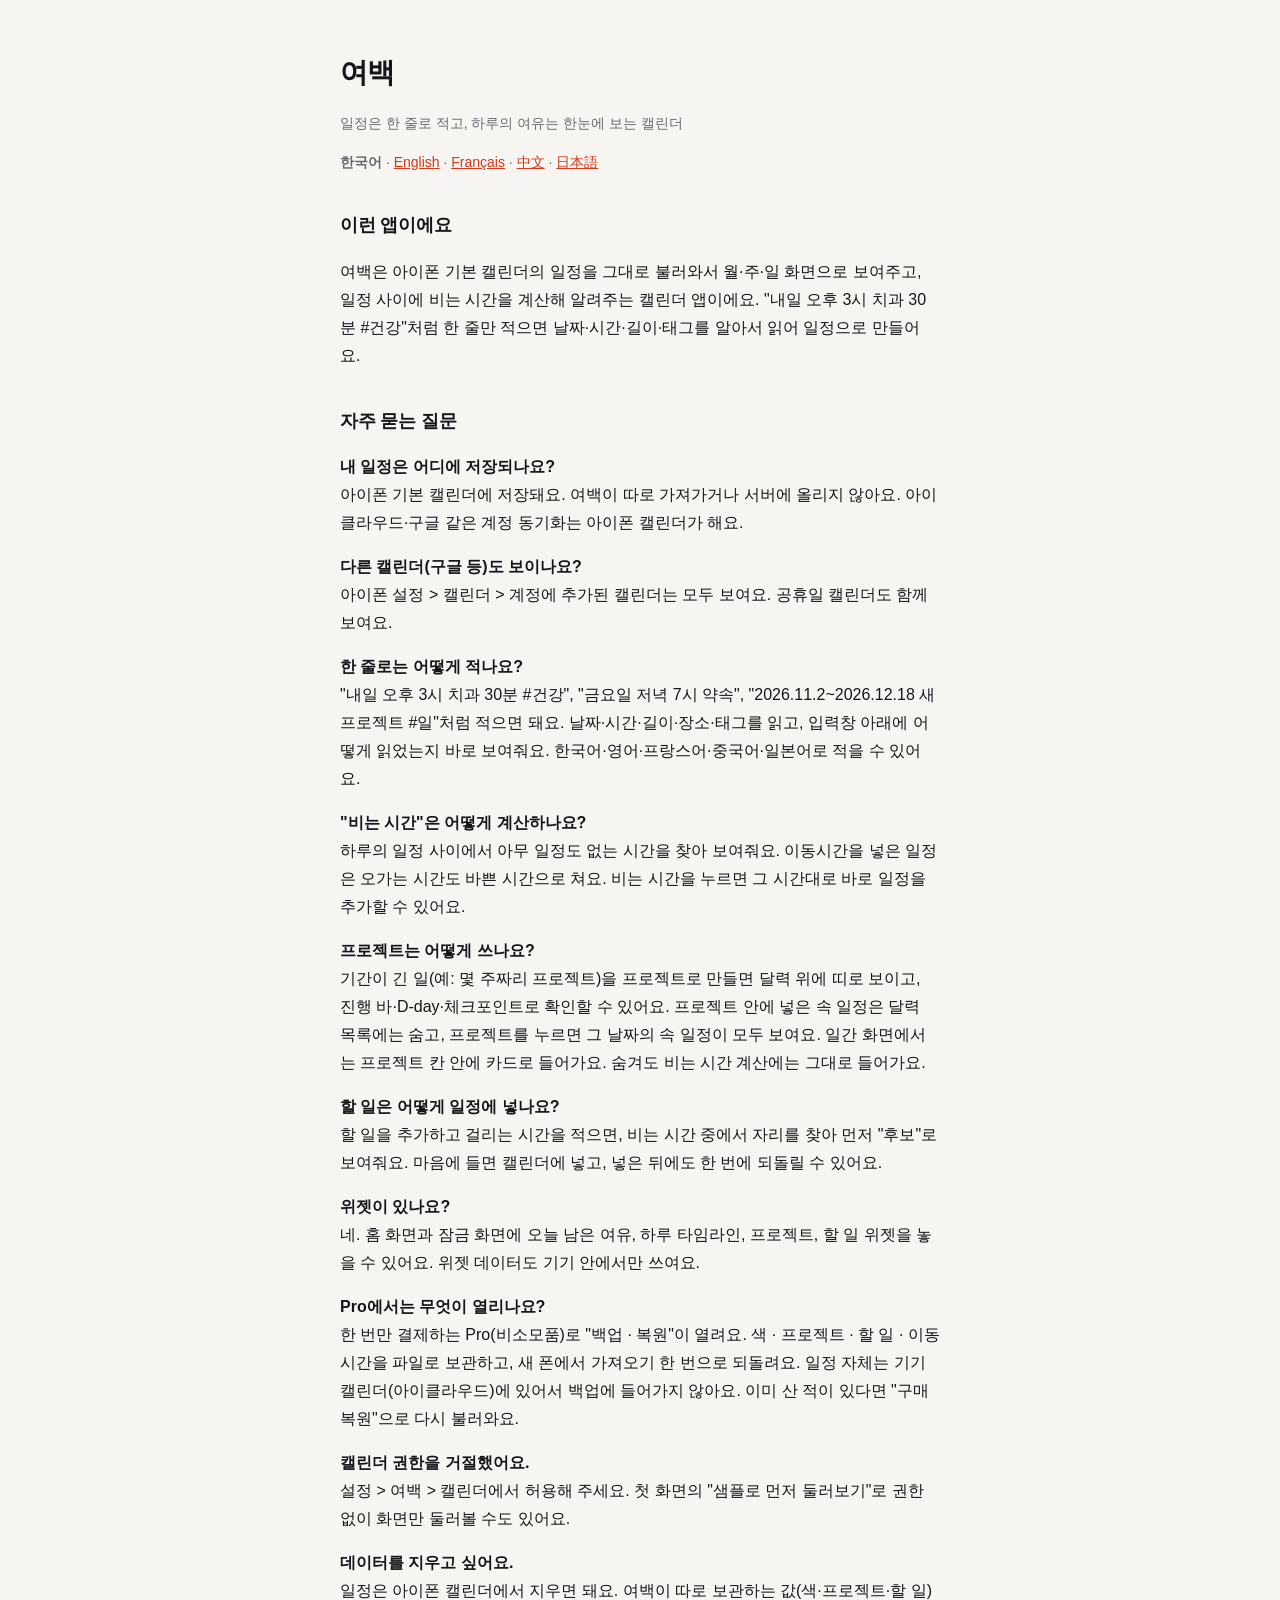
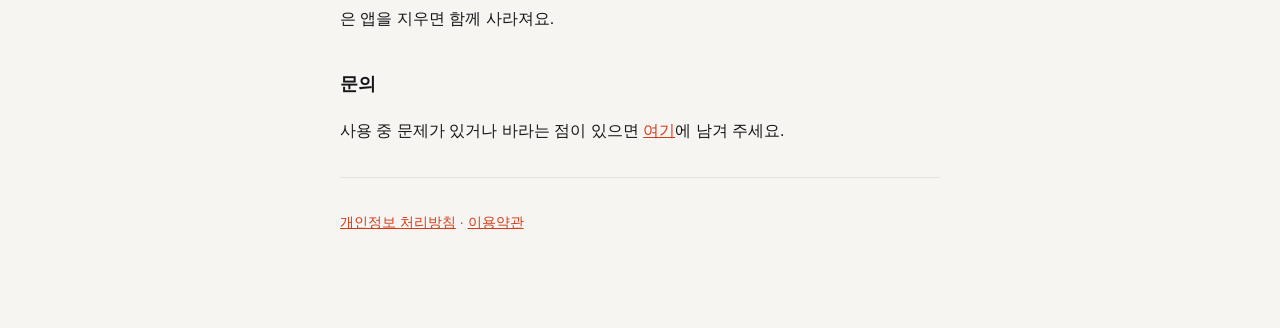
<file: docs/index.html>
<!doctype html>
<html lang="ko">
<head>
<meta charset="utf-8">
<meta name="viewport" content="width=device-width,initial-scale=1">
<title>여백 — 지원</title>
<link rel="stylesheet" href="style.css">
</head>
<body>
<main>
<h1>여백</h1>
<p class="muted">일정은 한 줄로 적고, 하루의 여유는 한눈에 보는 캘린더</p>
<p class="muted"><strong>한국어</strong> · <a href="en/index.html">English</a> · <a href="fr/index.html">Français</a> · <a href="zh/index.html">中文</a> · <a href="ja/index.html">日本語</a></p>
<h2>이런 앱이에요</h2>
<p>여백은 아이폰 기본 캘린더의 일정을 그대로 불러와서 월·주·일 화면으로 보여주고, 일정 사이에 비는 시간을 계산해 알려주는 캘린더 앱이에요. "내일 오후 3시 치과 30분 #건강"처럼 한 줄만 적으면 날짜·시간·길이·태그를 알아서 읽어 일정으로 만들어요.</p>
<h2>자주 묻는 질문</h2>
<p><strong>내 일정은 어디에 저장되나요?</strong><br>아이폰 기본 캘린더에 저장돼요. 여백이 따로 가져가거나 서버에 올리지 않아요. 아이클라우드·구글 같은 계정 동기화는 아이폰 캘린더가 해요.</p>
<p><strong>다른 캘린더(구글 등)도 보이나요?</strong><br>아이폰 설정 > 캘린더 > 계정에 추가된 캘린더는 모두 보여요. 공휴일 캘린더도 함께 보여요.</p>
<p><strong>한 줄로는 어떻게 적나요?</strong><br>"내일 오후 3시 치과 30분 #건강", "금요일 저녁 7시 약속", "2026.11.2~2026.12.18 새 프로젝트 #일"처럼 적으면 돼요. 날짜·시간·길이·장소·태그를 읽고, 입력창 아래에 어떻게 읽었는지 바로 보여줘요. 한국어·영어·프랑스어·중국어·일본어로 적을 수 있어요.</p>
<p><strong>"비는 시간"은 어떻게 계산하나요?</strong><br>하루의 일정 사이에서 아무 일정도 없는 시간을 찾아 보여줘요. 이동시간을 넣은 일정은 오가는 시간도 바쁜 시간으로 쳐요. 비는 시간을 누르면 그 시간대로 바로 일정을 추가할 수 있어요.</p>
<p><strong>프로젝트는 어떻게 쓰나요?</strong><br>기간이 긴 일(예: 몇 주짜리 프로젝트)을 프로젝트로 만들면 달력 위에 띠로 보이고, 진행 바·D-day·체크포인트로 확인할 수 있어요. 프로젝트 안에 넣은 속 일정은 달력 목록에는 숨고, 프로젝트를 누르면 그 날짜의 속 일정이 모두 보여요. 일간 화면에서는 프로젝트 칸 안에 카드로 들어가요. 숨겨도 비는 시간 계산에는 그대로 들어가요.</p>
<p><strong>할 일은 어떻게 일정에 넣나요?</strong><br>할 일을 추가하고 걸리는 시간을 적으면, 비는 시간 중에서 자리를 찾아 먼저 "후보"로 보여줘요. 마음에 들면 캘린더에 넣고, 넣은 뒤에도 한 번에 되돌릴 수 있어요.</p>
<p><strong>위젯이 있나요?</strong><br>네. 홈 화면과 잠금 화면에 오늘 남은 여유, 하루 타임라인, 프로젝트, 할 일 위젯을 놓을 수 있어요. 위젯 데이터도 기기 안에서만 쓰여요.</p>
<p><strong>Pro에서는 무엇이 열리나요?</strong><br>한 번만 결제하는 Pro(비소모품)로 "백업 · 복원"이 열려요. 색 · 프로젝트 · 할 일 · 이동시간을 파일로 보관하고, 새 폰에서 가져오기 한 번으로 되돌려요. 일정 자체는 기기 캘린더(아이클라우드)에 있어서 백업에 들어가지 않아요. 이미 산 적이 있다면 "구매 복원"으로 다시 불러와요.</p>
<p><strong>캘린더 권한을 거절했어요.</strong><br>설정 > 여백 > 캘린더에서 허용해 주세요. 첫 화면의 "샘플로 먼저 둘러보기"로 권한 없이 화면만 둘러볼 수도 있어요.</p>
<p><strong>데이터를 지우고 싶어요.</strong><br>일정은 아이폰 캘린더에서 지우면 돼요. 여백이 따로 보관하는 값(색·프로젝트·할 일)은 앱을 지우면 함께 사라져요.</p>
<h2>문의</h2>
<p>사용 중 문제가 있거나 바라는 점이 있으면 <a href="https://github.com/isla0x/calendar/issues">여기</a>에 남겨 주세요.</p>
<hr>
<p class="muted"><a href="privacy.html">개인정보 처리방침</a> · <a href="terms.html">이용약관</a></p>
</main>
</body>
</html>
</file>
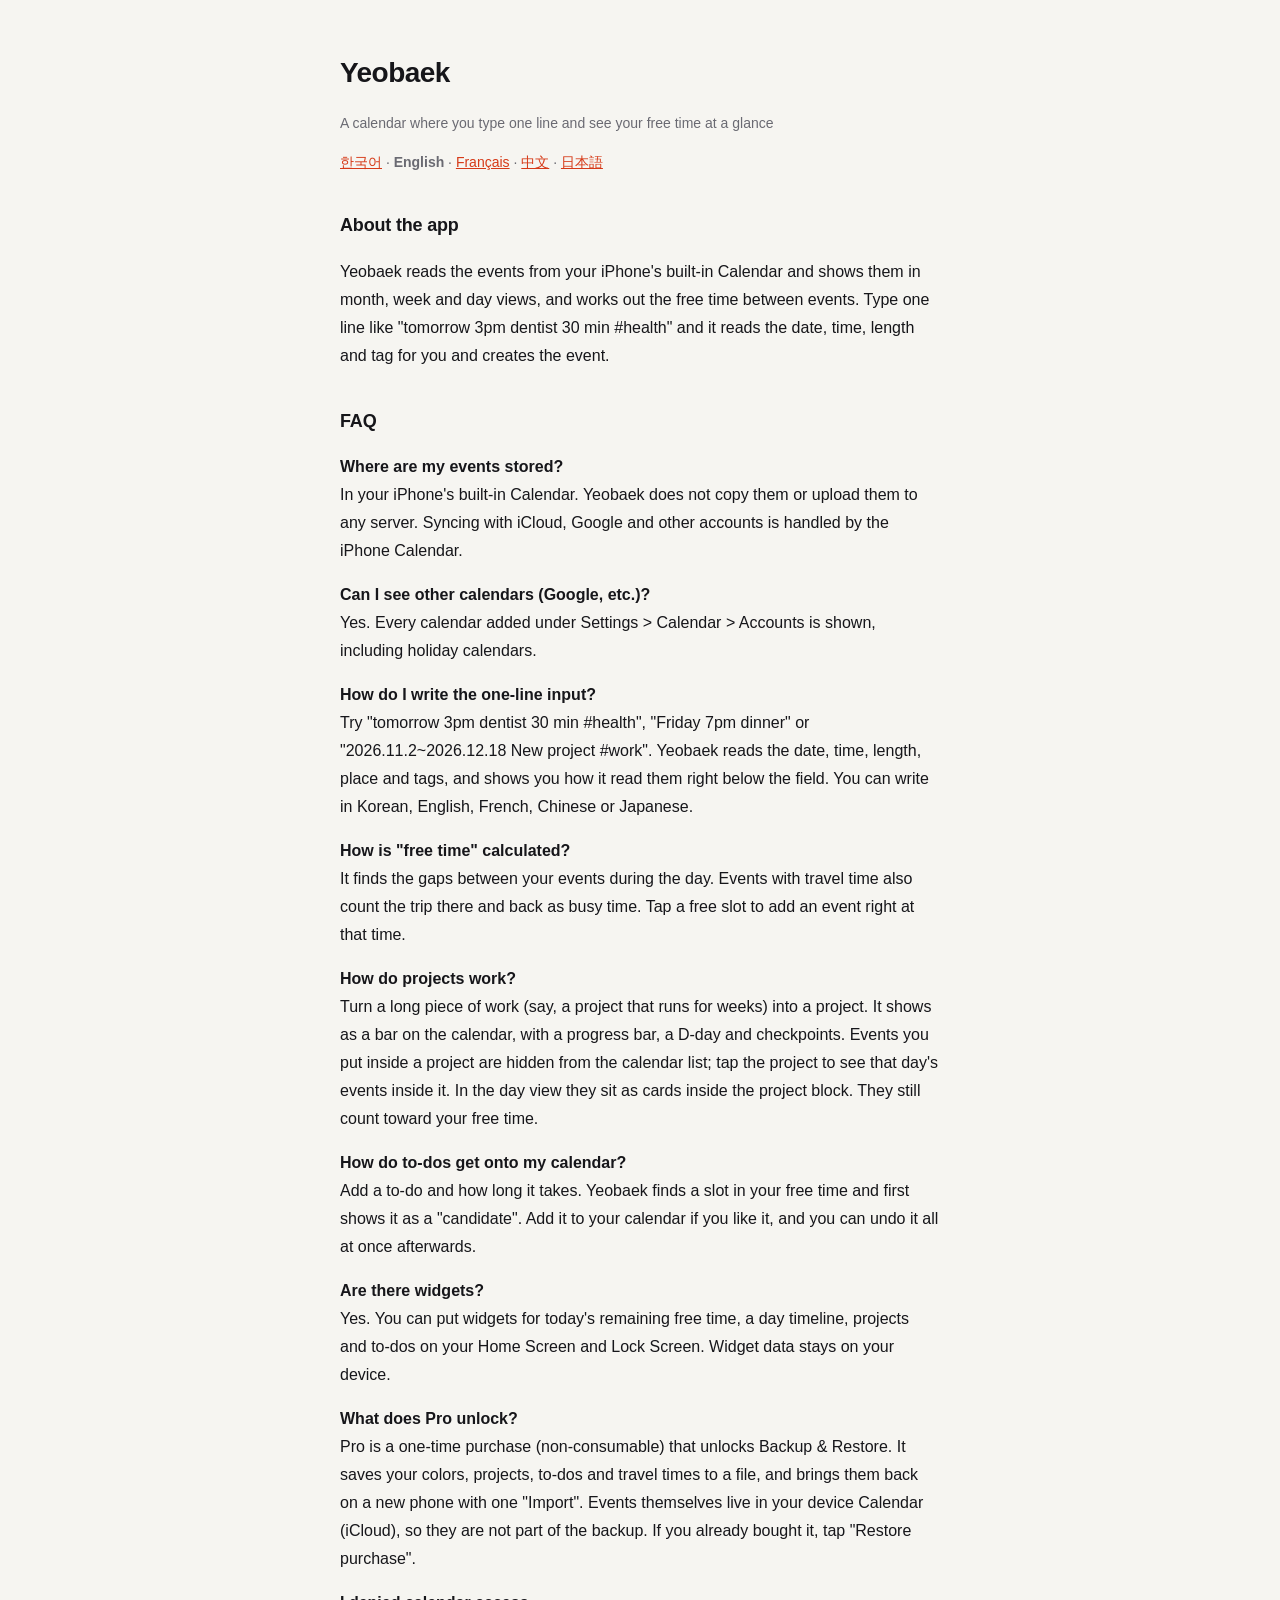
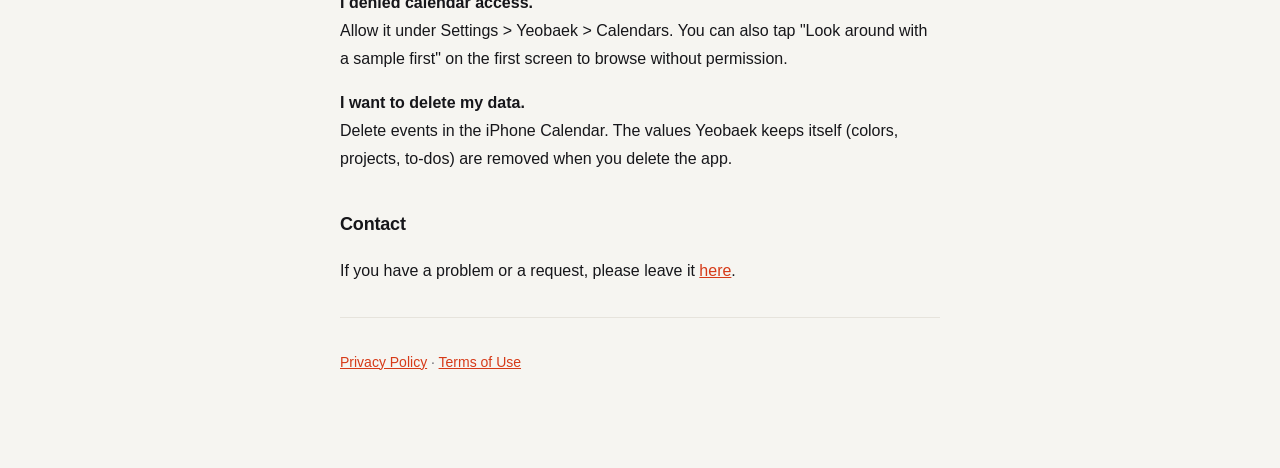
<file: docs/en/index.html>
<!doctype html>
<html lang="en">
<head>
<meta charset="utf-8">
<meta name="viewport" content="width=device-width,initial-scale=1">
<title>Yeobaek — Support</title>
<link rel="stylesheet" href="../style.css">
</head>
<body>
<main>
<h1>Yeobaek</h1>
<p class="muted">A calendar where you type one line and see your free time at a glance</p>
<p class="muted"><a href="../index.html">한국어</a> · <strong>English</strong> · <a href="../fr/index.html">Français</a> · <a href="../zh/index.html">中文</a> · <a href="../ja/index.html">日本語</a></p>
<h2>About the app</h2>
<p>Yeobaek reads the events from your iPhone's built-in Calendar and shows them in month, week and day views, and works out the free time between events. Type one line like "tomorrow 3pm dentist 30 min #health" and it reads the date, time, length and tag for you and creates the event.</p>
<h2>FAQ</h2>
<p><strong>Where are my events stored?</strong><br>In your iPhone's built-in Calendar. Yeobaek does not copy them or upload them to any server. Syncing with iCloud, Google and other accounts is handled by the iPhone Calendar.</p>
<p><strong>Can I see other calendars (Google, etc.)?</strong><br>Yes. Every calendar added under Settings > Calendar > Accounts is shown, including holiday calendars.</p>
<p><strong>How do I write the one-line input?</strong><br>Try "tomorrow 3pm dentist 30 min #health", "Friday 7pm dinner" or "2026.11.2~2026.12.18 New project #work". Yeobaek reads the date, time, length, place and tags, and shows you how it read them right below the field. You can write in Korean, English, French, Chinese or Japanese.</p>
<p><strong>How is "free time" calculated?</strong><br>It finds the gaps between your events during the day. Events with travel time also count the trip there and back as busy time. Tap a free slot to add an event right at that time.</p>
<p><strong>How do projects work?</strong><br>Turn a long piece of work (say, a project that runs for weeks) into a project. It shows as a bar on the calendar, with a progress bar, a D-day and checkpoints. Events you put inside a project are hidden from the calendar list; tap the project to see that day's events inside it. In the day view they sit as cards inside the project block. They still count toward your free time.</p>
<p><strong>How do to-dos get onto my calendar?</strong><br>Add a to-do and how long it takes. Yeobaek finds a slot in your free time and first shows it as a "candidate". Add it to your calendar if you like it, and you can undo it all at once afterwards.</p>
<p><strong>Are there widgets?</strong><br>Yes. You can put widgets for today's remaining free time, a day timeline, projects and to-dos on your Home Screen and Lock Screen. Widget data stays on your device.</p>
<p><strong>What does Pro unlock?</strong><br>Pro is a one-time purchase (non-consumable) that unlocks Backup & Restore. It saves your colors, projects, to-dos and travel times to a file, and brings them back on a new phone with one "Import". Events themselves live in your device Calendar (iCloud), so they are not part of the backup. If you already bought it, tap "Restore purchase".</p>
<p><strong>I denied calendar access.</strong><br>Allow it under Settings > Yeobaek > Calendars. You can also tap "Look around with a sample first" on the first screen to browse without permission.</p>
<p><strong>I want to delete my data.</strong><br>Delete events in the iPhone Calendar. The values Yeobaek keeps itself (colors, projects, to-dos) are removed when you delete the app.</p>
<h2>Contact</h2>
<p>If you have a problem or a request, please leave it <a href="https://github.com/isla0x/calendar/issues">here</a>.</p>
<hr>
<p class="muted"><a href="privacy.html">Privacy Policy</a> · <a href="terms.html">Terms of Use</a></p>
</main>
</body>
</html>
</file>
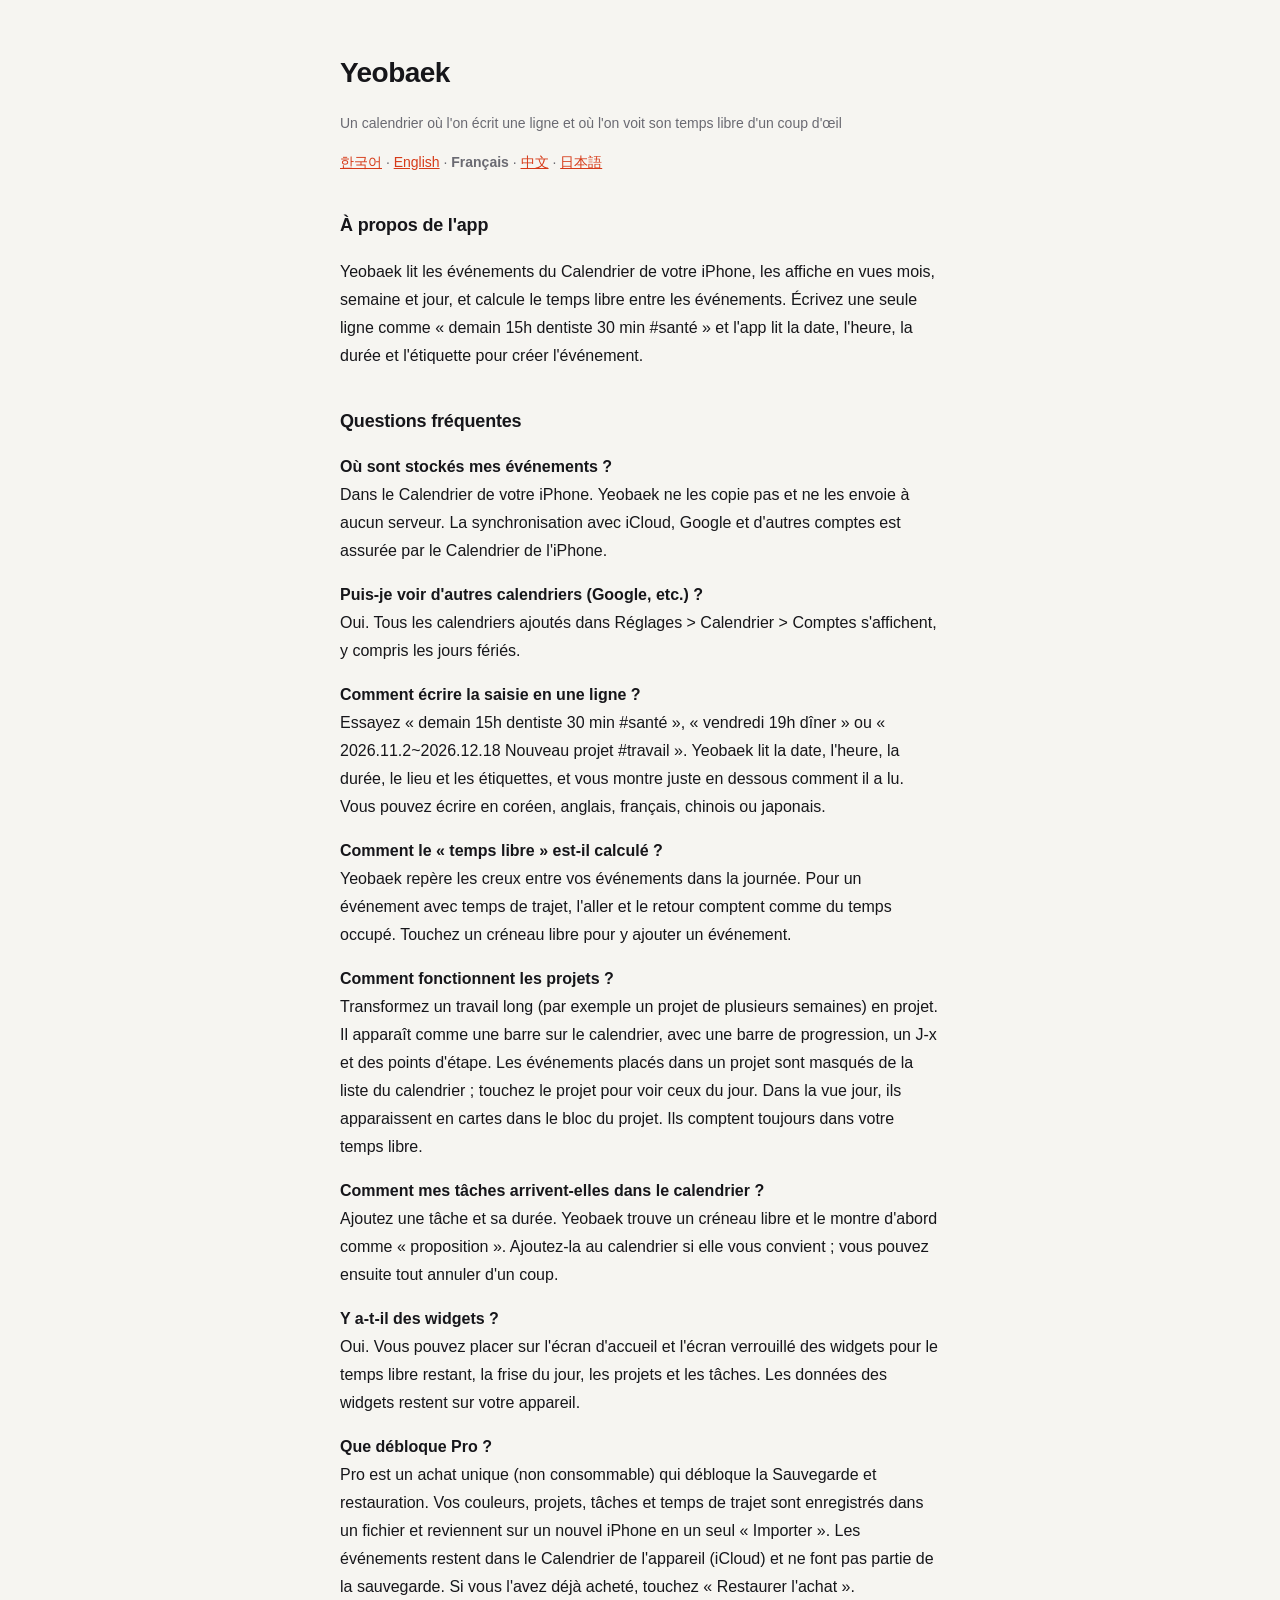
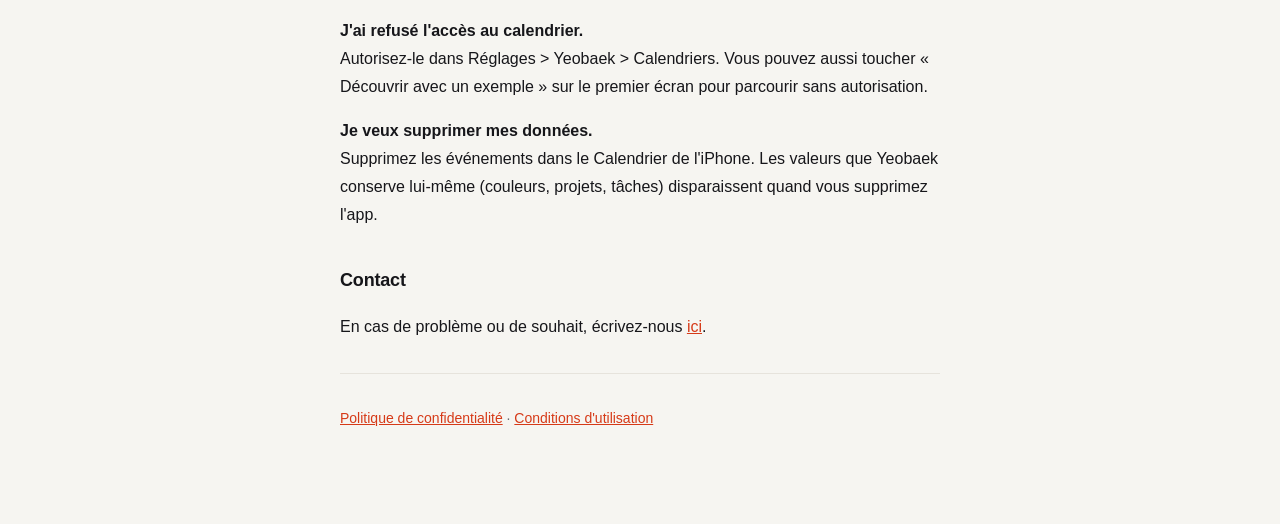
<file: docs/fr/index.html>
<!doctype html>
<html lang="fr">
<head>
<meta charset="utf-8">
<meta name="viewport" content="width=device-width,initial-scale=1">
<title>Yeobaek — Assistance</title>
<link rel="stylesheet" href="../style.css">
</head>
<body>
<main>
<h1>Yeobaek</h1>
<p class="muted">Un calendrier où l'on écrit une ligne et où l'on voit son temps libre d'un coup d'œil</p>
<p class="muted"><a href="../index.html">한국어</a> · <a href="../en/index.html">English</a> · <strong>Français</strong> · <a href="../zh/index.html">中文</a> · <a href="../ja/index.html">日本語</a></p>
<h2>À propos de l'app</h2>
<p>Yeobaek lit les événements du Calendrier de votre iPhone, les affiche en vues mois, semaine et jour, et calcule le temps libre entre les événements. Écrivez une seule ligne comme « demain 15h dentiste 30 min #santé » et l'app lit la date, l'heure, la durée et l'étiquette pour créer l'événement.</p>
<h2>Questions fréquentes</h2>
<p><strong>Où sont stockés mes événements ?</strong><br>Dans le Calendrier de votre iPhone. Yeobaek ne les copie pas et ne les envoie à aucun serveur. La synchronisation avec iCloud, Google et d'autres comptes est assurée par le Calendrier de l'iPhone.</p>
<p><strong>Puis-je voir d'autres calendriers (Google, etc.) ?</strong><br>Oui. Tous les calendriers ajoutés dans Réglages > Calendrier > Comptes s'affichent, y compris les jours fériés.</p>
<p><strong>Comment écrire la saisie en une ligne ?</strong><br>Essayez « demain 15h dentiste 30 min #santé », « vendredi 19h dîner » ou « 2026.11.2~2026.12.18 Nouveau projet #travail ». Yeobaek lit la date, l'heure, la durée, le lieu et les étiquettes, et vous montre juste en dessous comment il a lu. Vous pouvez écrire en coréen, anglais, français, chinois ou japonais.</p>
<p><strong>Comment le « temps libre » est-il calculé ?</strong><br>Yeobaek repère les creux entre vos événements dans la journée. Pour un événement avec temps de trajet, l'aller et le retour comptent comme du temps occupé. Touchez un créneau libre pour y ajouter un événement.</p>
<p><strong>Comment fonctionnent les projets ?</strong><br>Transformez un travail long (par exemple un projet de plusieurs semaines) en projet. Il apparaît comme une barre sur le calendrier, avec une barre de progression, un J-x et des points d'étape. Les événements placés dans un projet sont masqués de la liste du calendrier ; touchez le projet pour voir ceux du jour. Dans la vue jour, ils apparaissent en cartes dans le bloc du projet. Ils comptent toujours dans votre temps libre.</p>
<p><strong>Comment mes tâches arrivent-elles dans le calendrier ?</strong><br>Ajoutez une tâche et sa durée. Yeobaek trouve un créneau libre et le montre d'abord comme « proposition ». Ajoutez-la au calendrier si elle vous convient ; vous pouvez ensuite tout annuler d'un coup.</p>
<p><strong>Y a-t-il des widgets ?</strong><br>Oui. Vous pouvez placer sur l'écran d'accueil et l'écran verrouillé des widgets pour le temps libre restant, la frise du jour, les projets et les tâches. Les données des widgets restent sur votre appareil.</p>
<p><strong>Que débloque Pro ?</strong><br>Pro est un achat unique (non consommable) qui débloque la Sauvegarde et restauration. Vos couleurs, projets, tâches et temps de trajet sont enregistrés dans un fichier et reviennent sur un nouvel iPhone en un seul « Importer ». Les événements restent dans le Calendrier de l'appareil (iCloud) et ne font pas partie de la sauvegarde. Si vous l'avez déjà acheté, touchez « Restaurer l'achat ».</p>
<p><strong>J'ai refusé l'accès au calendrier.</strong><br>Autorisez-le dans Réglages > Yeobaek > Calendriers. Vous pouvez aussi toucher « Découvrir avec un exemple » sur le premier écran pour parcourir sans autorisation.</p>
<p><strong>Je veux supprimer mes données.</strong><br>Supprimez les événements dans le Calendrier de l'iPhone. Les valeurs que Yeobaek conserve lui-même (couleurs, projets, tâches) disparaissent quand vous supprimez l'app.</p>
<h2>Contact</h2>
<p>En cas de problème ou de souhait, écrivez-nous <a href="https://github.com/isla0x/calendar/issues">ici</a>.</p>
<hr>
<p class="muted"><a href="privacy.html">Politique de confidentialité</a> · <a href="terms.html">Conditions d'utilisation</a></p>
</main>
</body>
</html>
</file>
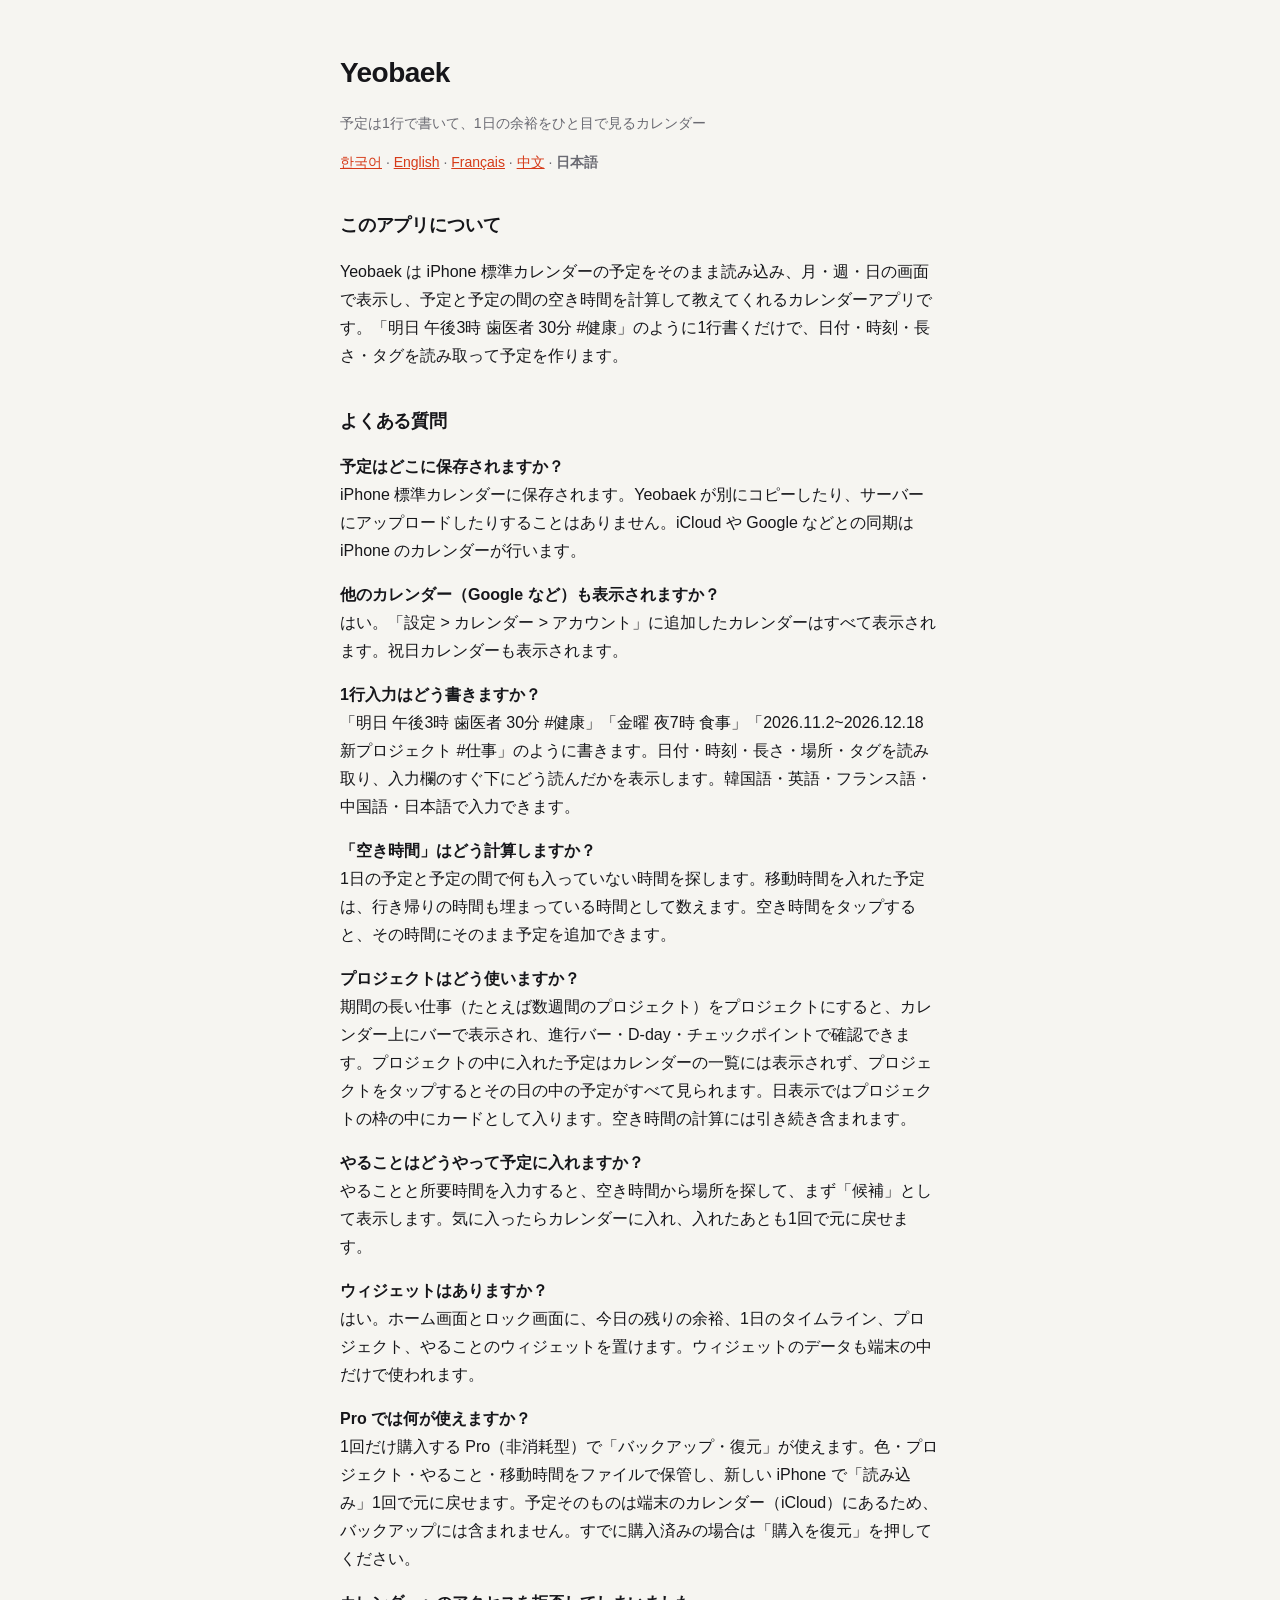
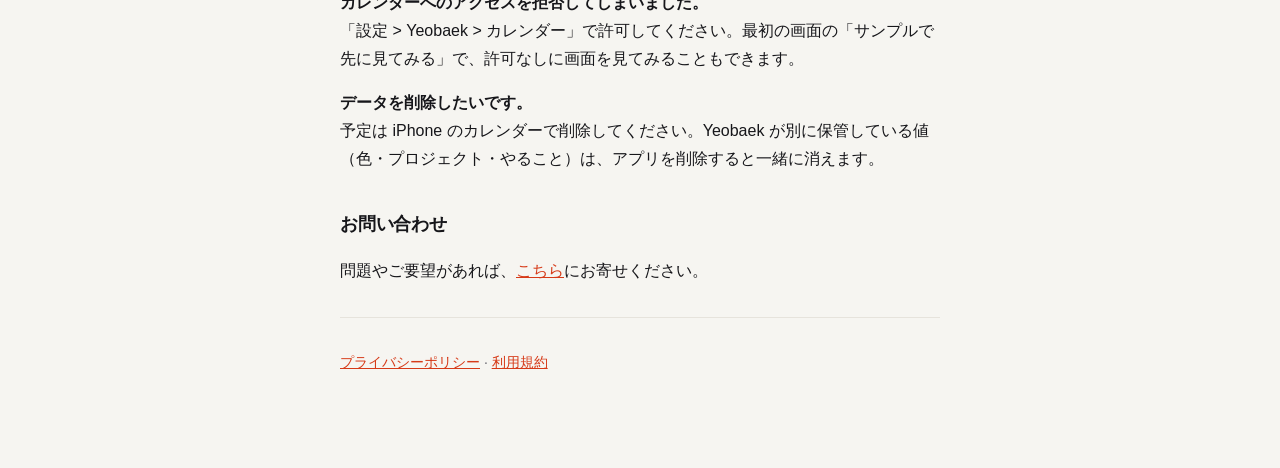
<file: docs/ja/index.html>
<!doctype html>
<html lang="ja">
<head>
<meta charset="utf-8">
<meta name="viewport" content="width=device-width,initial-scale=1">
<title>Yeobaek — サポート</title>
<link rel="stylesheet" href="../style.css">
</head>
<body>
<main>
<h1>Yeobaek</h1>
<p class="muted">予定は1行で書いて、1日の余裕をひと目で見るカレンダー</p>
<p class="muted"><a href="../index.html">한국어</a> · <a href="../en/index.html">English</a> · <a href="../fr/index.html">Français</a> · <a href="../zh/index.html">中文</a> · <strong>日本語</strong></p>
<h2>このアプリについて</h2>
<p>Yeobaek は iPhone 標準カレンダーの予定をそのまま読み込み、月・週・日の画面で表示し、予定と予定の間の空き時間を計算して教えてくれるカレンダーアプリです。「明日 午後3時 歯医者 30分 #健康」のように1行書くだけで、日付・時刻・長さ・タグを読み取って予定を作ります。</p>
<h2>よくある質問</h2>
<p><strong>予定はどこに保存されますか？</strong><br>iPhone 標準カレンダーに保存されます。Yeobaek が別にコピーしたり、サーバーにアップロードしたりすることはありません。iCloud や Google などとの同期は iPhone のカレンダーが行います。</p>
<p><strong>他のカレンダー（Google など）も表示されますか？</strong><br>はい。「設定 > カレンダー > アカウント」に追加したカレンダーはすべて表示されます。祝日カレンダーも表示されます。</p>
<p><strong>1行入力はどう書きますか？</strong><br>「明日 午後3時 歯医者 30分 #健康」「金曜 夜7時 食事」「2026.11.2~2026.12.18 新プロジェクト #仕事」のように書きます。日付・時刻・長さ・場所・タグを読み取り、入力欄のすぐ下にどう読んだかを表示します。韓国語・英語・フランス語・中国語・日本語で入力できます。</p>
<p><strong>「空き時間」はどう計算しますか？</strong><br>1日の予定と予定の間で何も入っていない時間を探します。移動時間を入れた予定は、行き帰りの時間も埋まっている時間として数えます。空き時間をタップすると、その時間にそのまま予定を追加できます。</p>
<p><strong>プロジェクトはどう使いますか？</strong><br>期間の長い仕事（たとえば数週間のプロジェクト）をプロジェクトにすると、カレンダー上にバーで表示され、進行バー・D-day・チェックポイントで確認できます。プロジェクトの中に入れた予定はカレンダーの一覧には表示されず、プロジェクトをタップするとその日の中の予定がすべて見られます。日表示ではプロジェクトの枠の中にカードとして入ります。空き時間の計算には引き続き含まれます。</p>
<p><strong>やることはどうやって予定に入れますか？</strong><br>やることと所要時間を入力すると、空き時間から場所を探して、まず「候補」として表示します。気に入ったらカレンダーに入れ、入れたあとも1回で元に戻せます。</p>
<p><strong>ウィジェットはありますか？</strong><br>はい。ホーム画面とロック画面に、今日の残りの余裕、1日のタイムライン、プロジェクト、やることのウィジェットを置けます。ウィジェットのデータも端末の中だけで使われます。</p>
<p><strong>Pro では何が使えますか？</strong><br>1回だけ購入する Pro（非消耗型）で「バックアップ・復元」が使えます。色・プロジェクト・やること・移動時間をファイルで保管し、新しい iPhone で「読み込み」1回で元に戻せます。予定そのものは端末のカレンダー（iCloud）にあるため、バックアップには含まれません。すでに購入済みの場合は「購入を復元」を押してください。</p>
<p><strong>カレンダーへのアクセスを拒否してしまいました。</strong><br>「設定 > Yeobaek > カレンダー」で許可してください。最初の画面の「サンプルで先に見てみる」で、許可なしに画面を見てみることもできます。</p>
<p><strong>データを削除したいです。</strong><br>予定は iPhone のカレンダーで削除してください。Yeobaek が別に保管している値（色・プロジェクト・やること）は、アプリを削除すると一緒に消えます。</p>
<h2>お問い合わせ</h2>
<p>問題やご要望があれば、<a href="https://github.com/isla0x/calendar/issues">こちら</a>にお寄せください。</p>
<hr>
<p class="muted"><a href="privacy.html">プライバシーポリシー</a> · <a href="terms.html">利用規約</a></p>
</main>
</body>
</html>
</file>
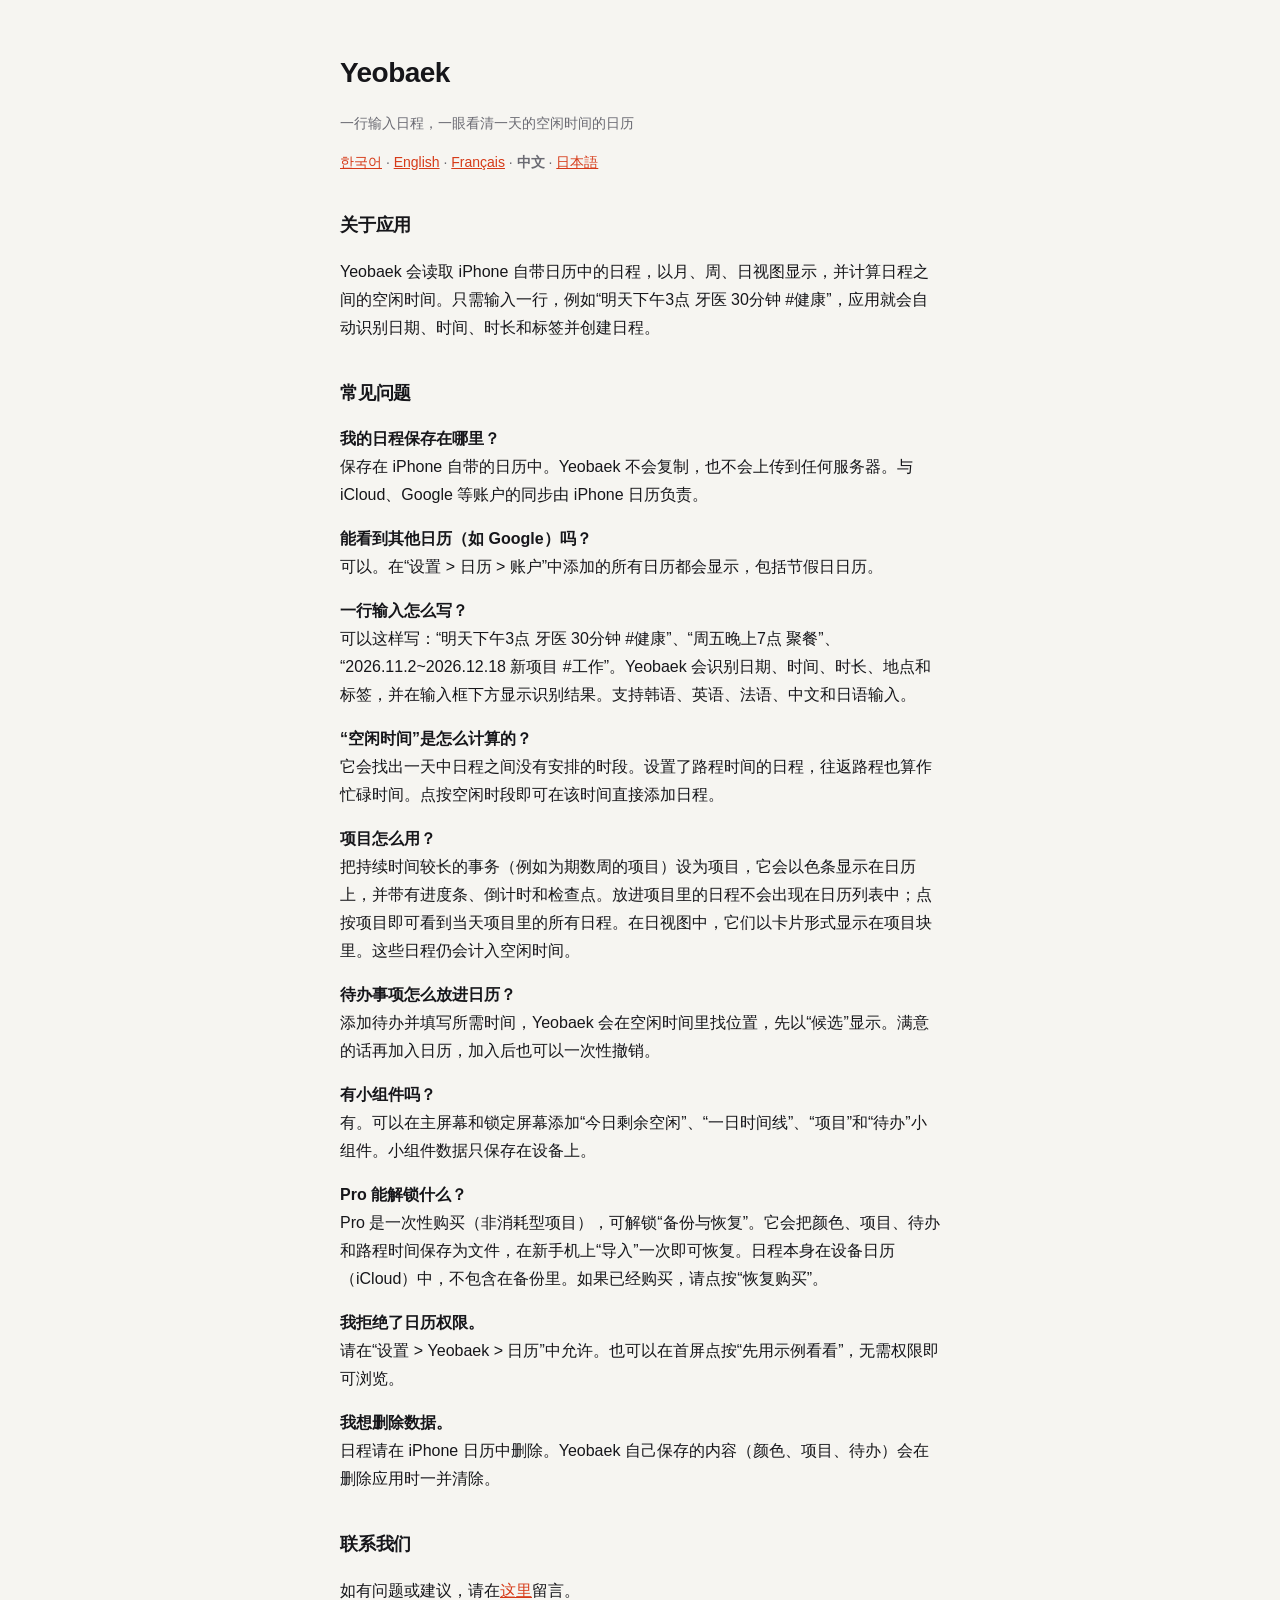
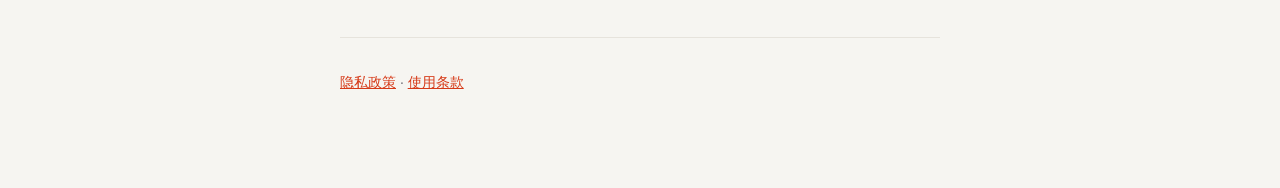
<file: docs/zh/index.html>
<!doctype html>
<html lang="zh-Hans">
<head>
<meta charset="utf-8">
<meta name="viewport" content="width=device-width,initial-scale=1">
<title>Yeobaek — 支持</title>
<link rel="stylesheet" href="../style.css">
</head>
<body>
<main>
<h1>Yeobaek</h1>
<p class="muted">一行输入日程，一眼看清一天的空闲时间的日历</p>
<p class="muted"><a href="../index.html">한국어</a> · <a href="../en/index.html">English</a> · <a href="../fr/index.html">Français</a> · <strong>中文</strong> · <a href="../ja/index.html">日本語</a></p>
<h2>关于应用</h2>
<p>Yeobaek 会读取 iPhone 自带日历中的日程，以月、周、日视图显示，并计算日程之间的空闲时间。只需输入一行，例如“明天下午3点 牙医 30分钟 #健康”，应用就会自动识别日期、时间、时长和标签并创建日程。</p>
<h2>常见问题</h2>
<p><strong>我的日程保存在哪里？</strong><br>保存在 iPhone 自带的日历中。Yeobaek 不会复制，也不会上传到任何服务器。与 iCloud、Google 等账户的同步由 iPhone 日历负责。</p>
<p><strong>能看到其他日历（如 Google）吗？</strong><br>可以。在“设置 > 日历 > 账户”中添加的所有日历都会显示，包括节假日日历。</p>
<p><strong>一行输入怎么写？</strong><br>可以这样写：“明天下午3点 牙医 30分钟 #健康”、“周五晚上7点 聚餐”、“2026.11.2~2026.12.18 新项目 #工作”。Yeobaek 会识别日期、时间、时长、地点和标签，并在输入框下方显示识别结果。支持韩语、英语、法语、中文和日语输入。</p>
<p><strong>“空闲时间”是怎么计算的？</strong><br>它会找出一天中日程之间没有安排的时段。设置了路程时间的日程，往返路程也算作忙碌时间。点按空闲时段即可在该时间直接添加日程。</p>
<p><strong>项目怎么用？</strong><br>把持续时间较长的事务（例如为期数周的项目）设为项目，它会以色条显示在日历上，并带有进度条、倒计时和检查点。放进项目里的日程不会出现在日历列表中；点按项目即可看到当天项目里的所有日程。在日视图中，它们以卡片形式显示在项目块里。这些日程仍会计入空闲时间。</p>
<p><strong>待办事项怎么放进日历？</strong><br>添加待办并填写所需时间，Yeobaek 会在空闲时间里找位置，先以“候选”显示。满意的话再加入日历，加入后也可以一次性撤销。</p>
<p><strong>有小组件吗？</strong><br>有。可以在主屏幕和锁定屏幕添加“今日剩余空闲”、“一日时间线”、“项目”和“待办”小组件。小组件数据只保存在设备上。</p>
<p><strong>Pro 能解锁什么？</strong><br>Pro 是一次性购买（非消耗型项目），可解锁“备份与恢复”。它会把颜色、项目、待办和路程时间保存为文件，在新手机上“导入”一次即可恢复。日程本身在设备日历（iCloud）中，不包含在备份里。如果已经购买，请点按“恢复购买”。</p>
<p><strong>我拒绝了日历权限。</strong><br>请在“设置 > Yeobaek > 日历”中允许。也可以在首屏点按“先用示例看看”，无需权限即可浏览。</p>
<p><strong>我想删除数据。</strong><br>日程请在 iPhone 日历中删除。Yeobaek 自己保存的内容（颜色、项目、待办）会在删除应用时一并清除。</p>
<h2>联系我们</h2>
<p>如有问题或建议，请在<a href="https://github.com/isla0x/calendar/issues">这里</a>留言。</p>
<hr>
<p class="muted"><a href="privacy.html">隐私政策</a> · <a href="terms.html">使用条款</a></p>
</main>
</body>
</html>
</file>
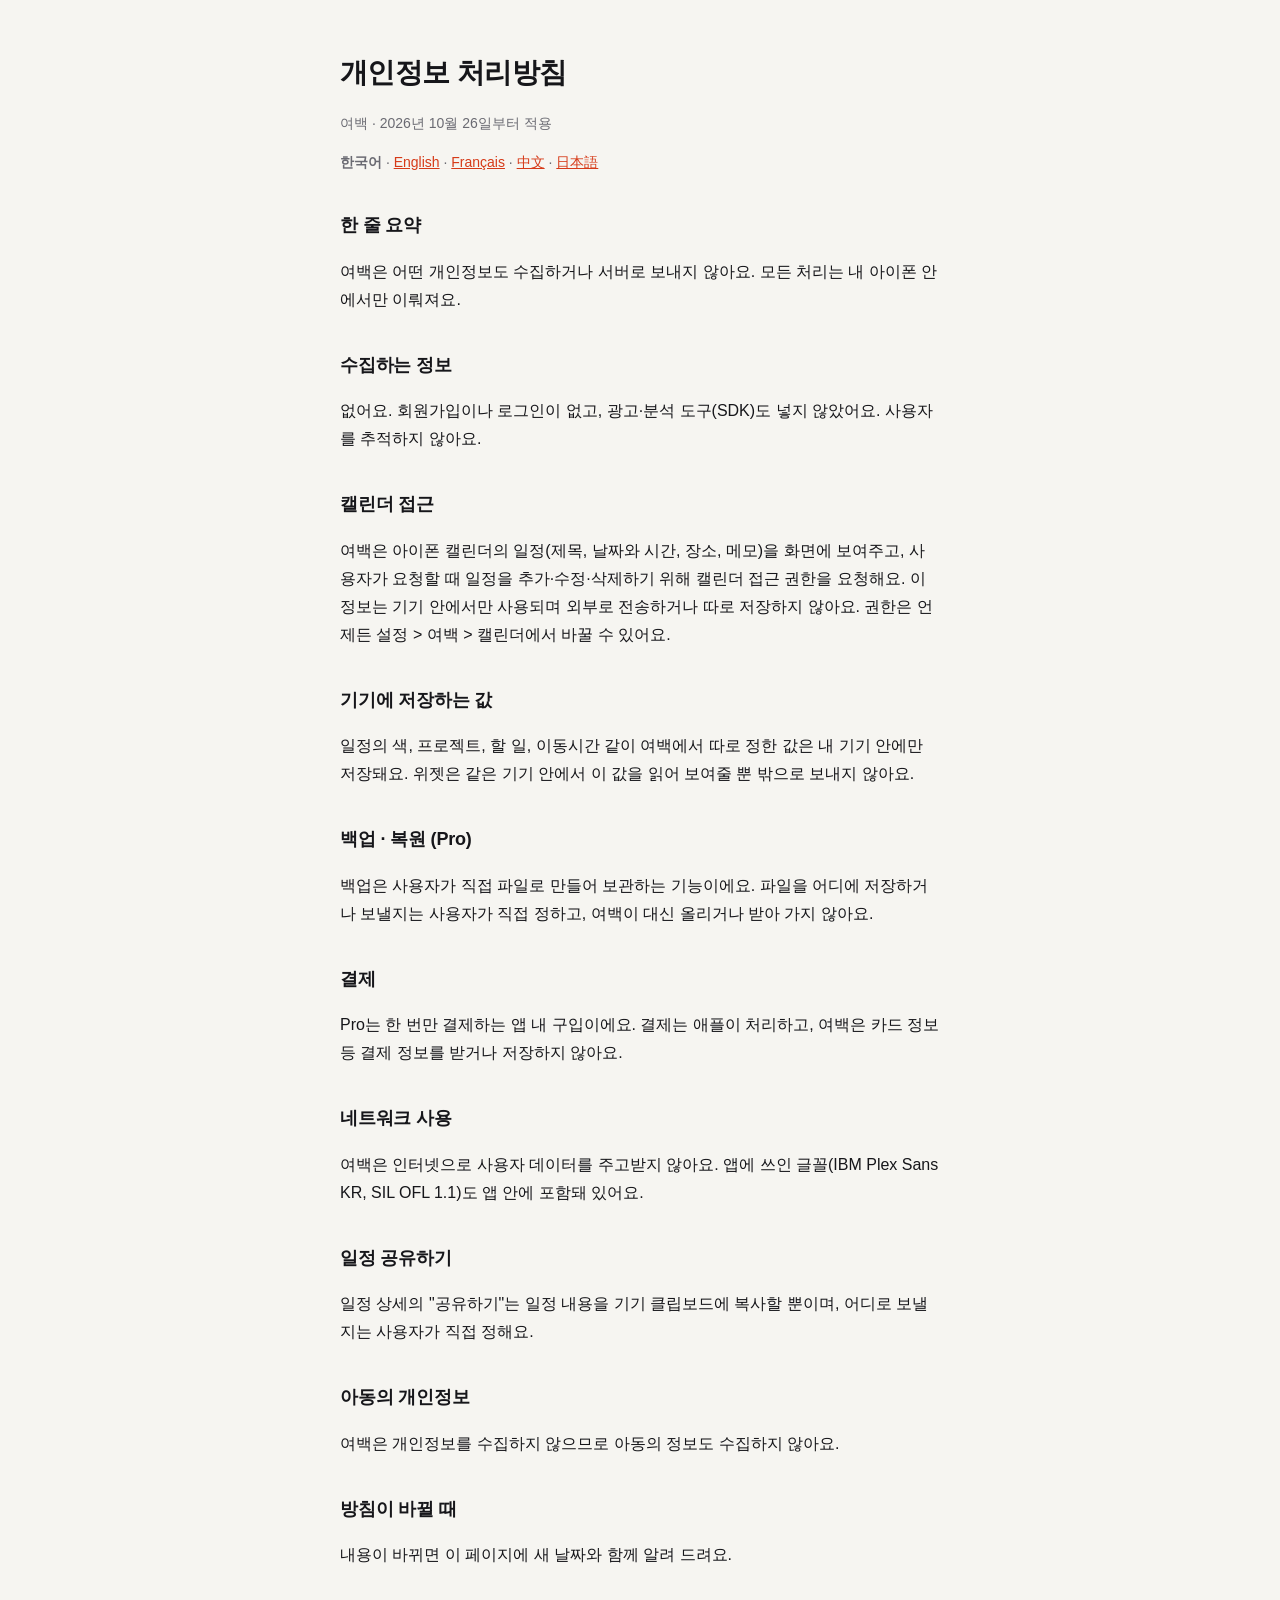
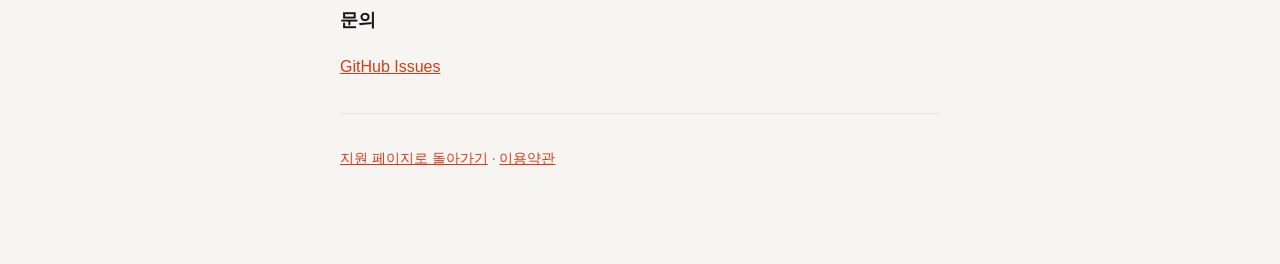
<file: docs/privacy.html>
<!doctype html>
<html lang="ko">
<head>
<meta charset="utf-8">
<meta name="viewport" content="width=device-width,initial-scale=1">
<title>여백 — 개인정보 처리방침</title>
<link rel="stylesheet" href="style.css">
</head>
<body>
<main>
<h1>개인정보 처리방침</h1>
<p class="muted">여백 · 2026년 10월 26일부터 적용</p>
<p class="muted"><strong>한국어</strong> · <a href="en/privacy.html">English</a> · <a href="fr/privacy.html">Français</a> · <a href="zh/privacy.html">中文</a> · <a href="ja/privacy.html">日本語</a></p>
<h2>한 줄 요약</h2>
<p>여백은 어떤 개인정보도 수집하거나 서버로 보내지 않아요. 모든 처리는 내 아이폰 안에서만 이뤄져요.</p>
<h2>수집하는 정보</h2>
<p>없어요. 회원가입이나 로그인이 없고, 광고·분석 도구(SDK)도 넣지 않았어요. 사용자를 추적하지 않아요.</p>
<h2>캘린더 접근</h2>
<p>여백은 아이폰 캘린더의 일정(제목, 날짜와 시간, 장소, 메모)을 화면에 보여주고, 사용자가 요청할 때 일정을 추가·수정·삭제하기 위해 캘린더 접근 권한을 요청해요. 이 정보는 기기 안에서만 사용되며 외부로 전송하거나 따로 저장하지 않아요. 권한은 언제든 설정 > 여백 > 캘린더에서 바꿀 수 있어요.</p>
<h2>기기에 저장하는 값</h2>
<p>일정의 색, 프로젝트, 할 일, 이동시간 같이 여백에서 따로 정한 값은 내 기기 안에만 저장돼요. 위젯은 같은 기기 안에서 이 값을 읽어 보여줄 뿐 밖으로 보내지 않아요.</p>
<h2>백업 · 복원 (Pro)</h2>
<p>백업은 사용자가 직접 파일로 만들어 보관하는 기능이에요. 파일을 어디에 저장하거나 보낼지는 사용자가 직접 정하고, 여백이 대신 올리거나 받아 가지 않아요.</p>
<h2>결제</h2>
<p>Pro는 한 번만 결제하는 앱 내 구입이에요. 결제는 애플이 처리하고, 여백은 카드 정보 등 결제 정보를 받거나 저장하지 않아요.</p>
<h2>네트워크 사용</h2>
<p>여백은 인터넷으로 사용자 데이터를 주고받지 않아요. 앱에 쓰인 글꼴(IBM Plex Sans KR, SIL OFL 1.1)도 앱 안에 포함돼 있어요.</p>
<h2>일정 공유하기</h2>
<p>일정 상세의 "공유하기"는 일정 내용을 기기 클립보드에 복사할 뿐이며, 어디로 보낼지는 사용자가 직접 정해요.</p>
<h2>아동의 개인정보</h2>
<p>여백은 개인정보를 수집하지 않으므로 아동의 정보도 수집하지 않아요.</p>
<h2>방침이 바뀔 때</h2>
<p>내용이 바뀌면 이 페이지에 새 날짜와 함께 알려 드려요.</p>
<h2>문의</h2>
<p><a href="https://github.com/isla0x/calendar/issues">GitHub Issues</a></p>
<hr>
<p class="muted"><a href="./">지원 페이지로 돌아가기</a> · <a href="terms.html">이용약관</a></p>
</main>
</body>
</html>
</file>
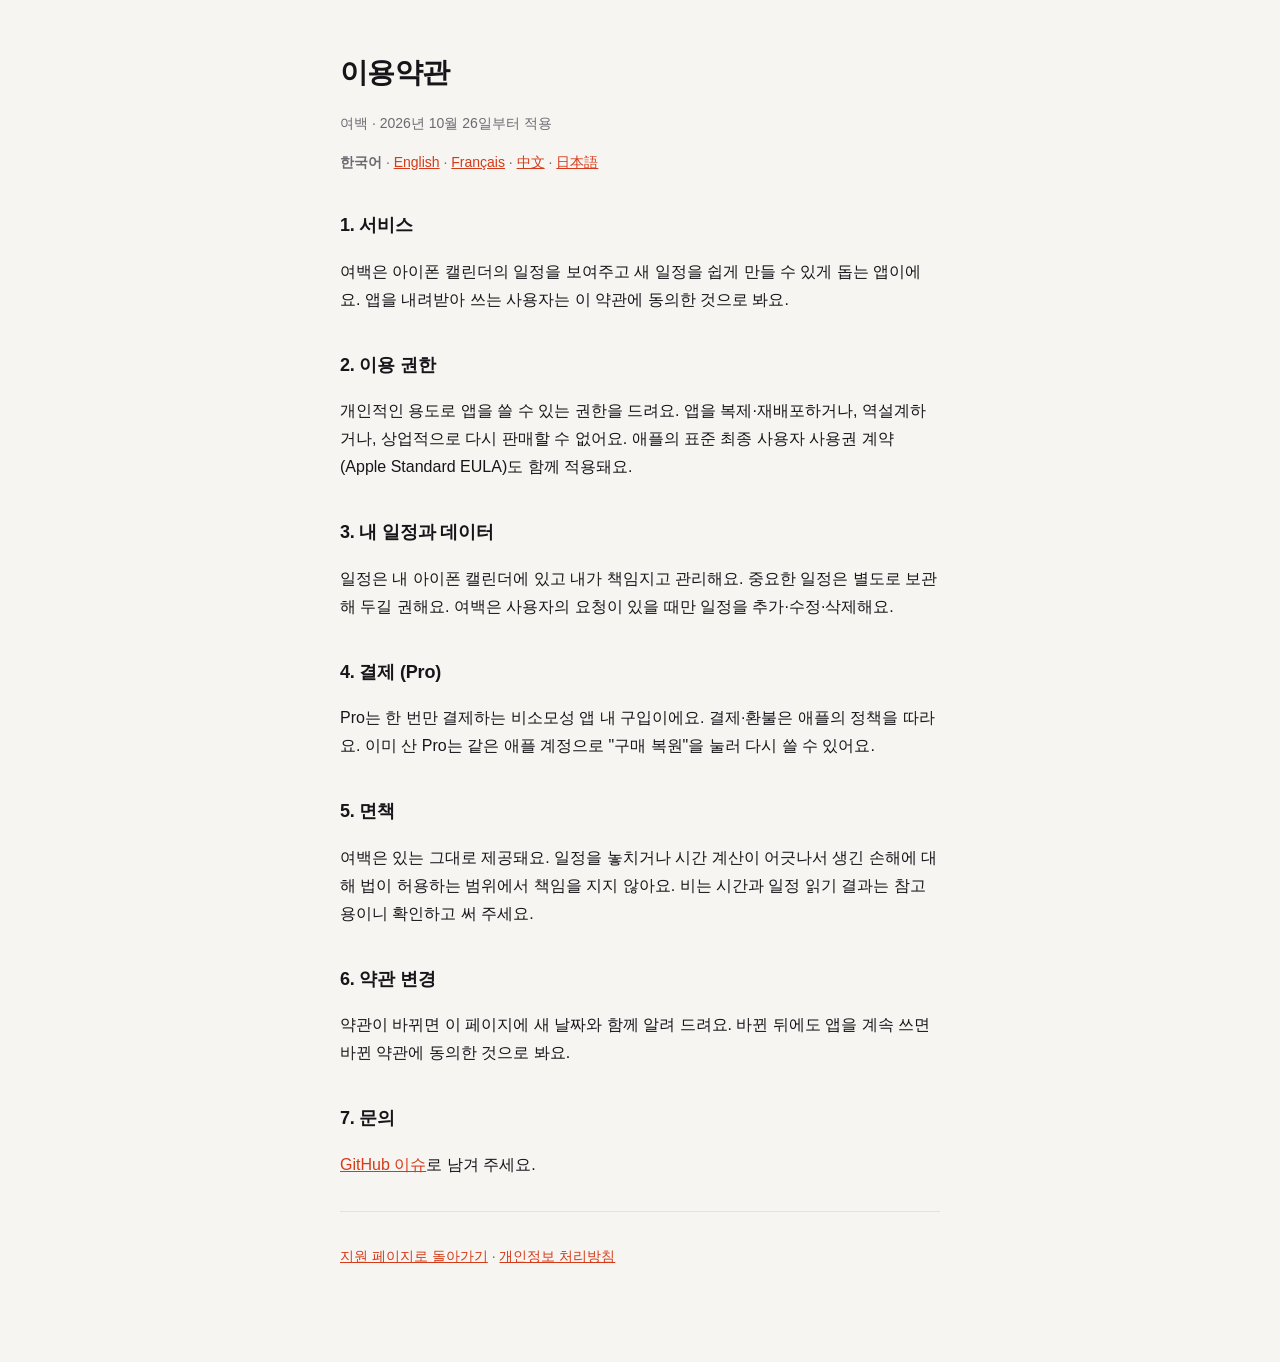
<file: docs/terms.html>
<!doctype html>
<html lang="ko">
<head>
<meta charset="utf-8">
<meta name="viewport" content="width=device-width,initial-scale=1">
<title>여백 — 이용약관</title>
<link rel="stylesheet" href="style.css">
</head>
<body>
<main>
<h1>이용약관</h1>
<p class="muted">여백 · 2026년 10월 26일부터 적용</p>
<p class="muted"><strong>한국어</strong> · <a href="en/terms.html">English</a> · <a href="fr/terms.html">Français</a> · <a href="zh/terms.html">中文</a> · <a href="ja/terms.html">日本語</a></p>
<h2>1. 서비스</h2>
<p>여백은 아이폰 캘린더의 일정을 보여주고 새 일정을 쉽게 만들 수 있게 돕는 앱이에요. 앱을 내려받아 쓰는 사용자는 이 약관에 동의한 것으로 봐요.</p>
<h2>2. 이용 권한</h2>
<p>개인적인 용도로 앱을 쓸 수 있는 권한을 드려요. 앱을 복제·재배포하거나, 역설계하거나, 상업적으로 다시 판매할 수 없어요. 애플의 표준 최종 사용자 사용권 계약(Apple Standard EULA)도 함께 적용돼요.</p>
<h2>3. 내 일정과 데이터</h2>
<p>일정은 내 아이폰 캘린더에 있고 내가 책임지고 관리해요. 중요한 일정은 별도로 보관해 두길 권해요. 여백은 사용자의 요청이 있을 때만 일정을 추가·수정·삭제해요.</p>
<h2>4. 결제 (Pro)</h2>
<p>Pro는 한 번만 결제하는 비소모성 앱 내 구입이에요. 결제·환불은 애플의 정책을 따라요. 이미 산 Pro는 같은 애플 계정으로 "구매 복원"을 눌러 다시 쓸 수 있어요.</p>
<h2>5. 면책</h2>
<p>여백은 있는 그대로 제공돼요. 일정을 놓치거나 시간 계산이 어긋나서 생긴 손해에 대해 법이 허용하는 범위에서 책임을 지지 않아요. 비는 시간과 일정 읽기 결과는 참고용이니 확인하고 써 주세요.</p>
<h2>6. 약관 변경</h2>
<p>약관이 바뀌면 이 페이지에 새 날짜와 함께 알려 드려요. 바뀐 뒤에도 앱을 계속 쓰면 바뀐 약관에 동의한 것으로 봐요.</p>
<h2>7. 문의</h2>
<p><a href="https://github.com/isla0x/calendar/issues">GitHub 이슈</a>로 남겨 주세요.</p>
<hr>
<p class="muted"><a href="./">지원 페이지로 돌아가기</a> · <a href="privacy.html">개인정보 처리방침</a></p>
</main>
</body>
</html>
</file>
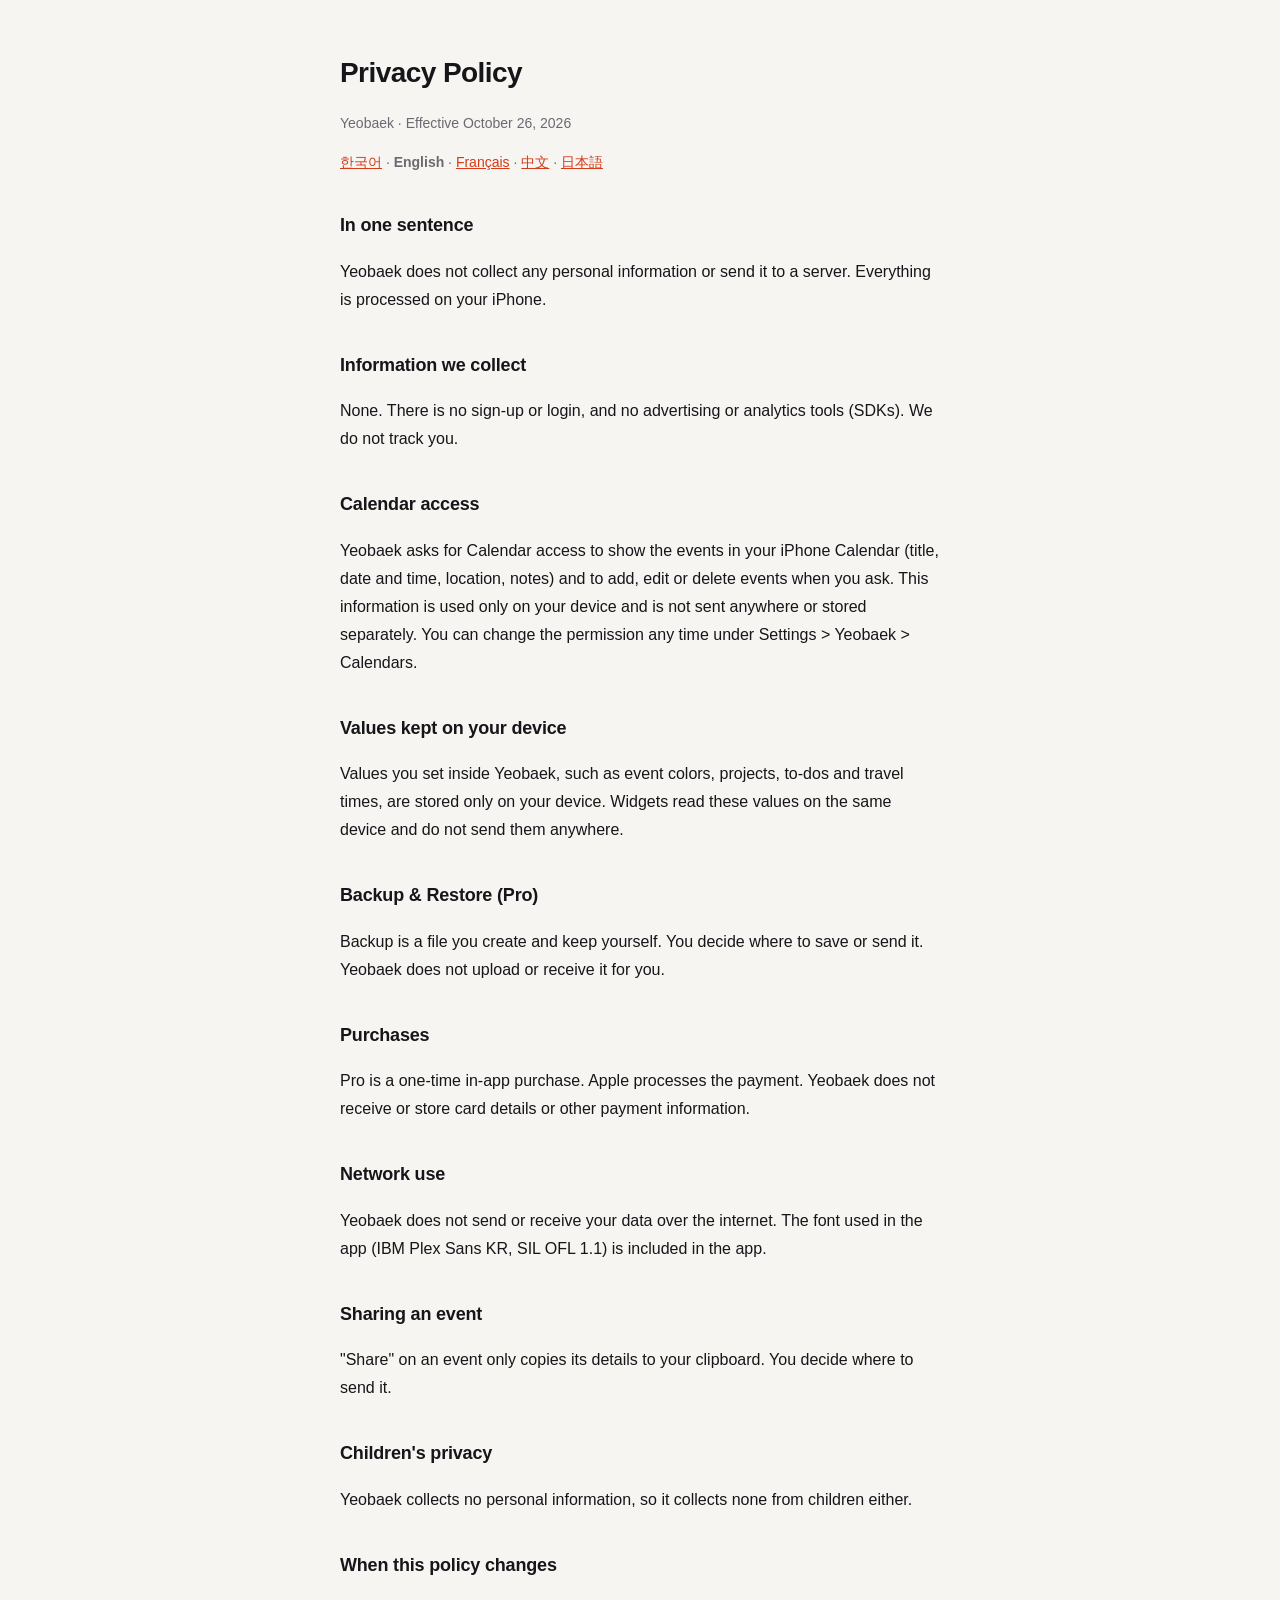
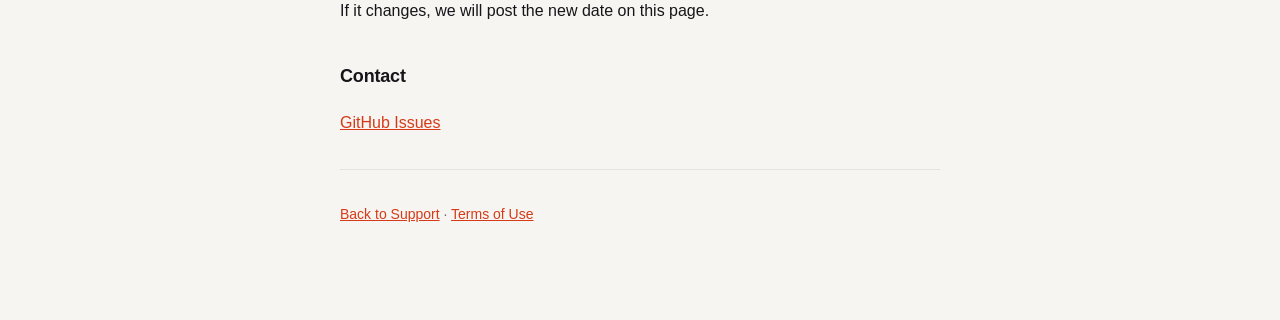
<file: docs/en/privacy.html>
<!doctype html>
<html lang="en">
<head>
<meta charset="utf-8">
<meta name="viewport" content="width=device-width,initial-scale=1">
<title>Yeobaek — Privacy Policy</title>
<link rel="stylesheet" href="../style.css">
</head>
<body>
<main>
<h1>Privacy Policy</h1>
<p class="muted">Yeobaek · Effective October 26, 2026</p>
<p class="muted"><a href="../privacy.html">한국어</a> · <strong>English</strong> · <a href="../fr/privacy.html">Français</a> · <a href="../zh/privacy.html">中文</a> · <a href="../ja/privacy.html">日本語</a></p>
<h2>In one sentence</h2>
<p>Yeobaek does not collect any personal information or send it to a server. Everything is processed on your iPhone.</p>
<h2>Information we collect</h2>
<p>None. There is no sign-up or login, and no advertising or analytics tools (SDKs). We do not track you.</p>
<h2>Calendar access</h2>
<p>Yeobaek asks for Calendar access to show the events in your iPhone Calendar (title, date and time, location, notes) and to add, edit or delete events when you ask. This information is used only on your device and is not sent anywhere or stored separately. You can change the permission any time under Settings > Yeobaek > Calendars.</p>
<h2>Values kept on your device</h2>
<p>Values you set inside Yeobaek, such as event colors, projects, to-dos and travel times, are stored only on your device. Widgets read these values on the same device and do not send them anywhere.</p>
<h2>Backup & Restore (Pro)</h2>
<p>Backup is a file you create and keep yourself. You decide where to save or send it. Yeobaek does not upload or receive it for you.</p>
<h2>Purchases</h2>
<p>Pro is a one-time in-app purchase. Apple processes the payment. Yeobaek does not receive or store card details or other payment information.</p>
<h2>Network use</h2>
<p>Yeobaek does not send or receive your data over the internet. The font used in the app (IBM Plex Sans KR, SIL OFL 1.1) is included in the app.</p>
<h2>Sharing an event</h2>
<p>"Share" on an event only copies its details to your clipboard. You decide where to send it.</p>
<h2>Children's privacy</h2>
<p>Yeobaek collects no personal information, so it collects none from children either.</p>
<h2>When this policy changes</h2>
<p>If it changes, we will post the new date on this page.</p>
<h2>Contact</h2>
<p><a href="https://github.com/isla0x/calendar/issues">GitHub Issues</a></p>
<hr>
<p class="muted"><a href="./">Back to Support</a> · <a href="terms.html">Terms of Use</a></p>
</main>
</body>
</html>
</file>
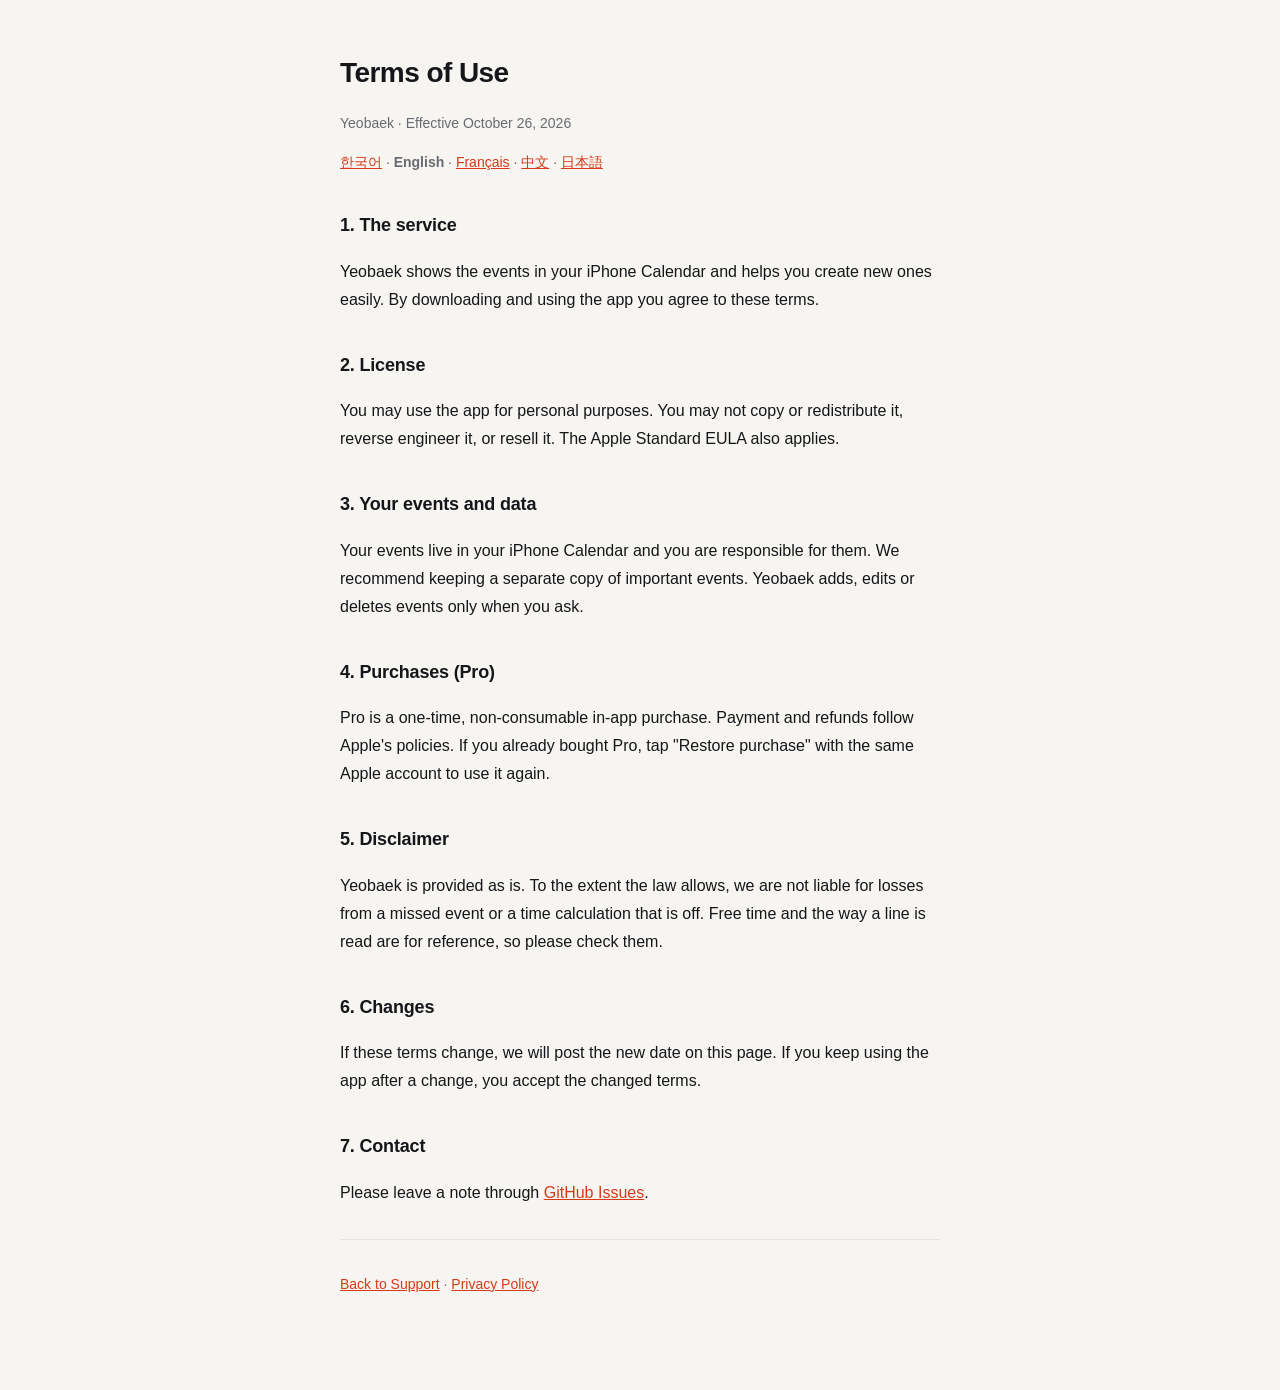
<file: docs/en/terms.html>
<!doctype html>
<html lang="en">
<head>
<meta charset="utf-8">
<meta name="viewport" content="width=device-width,initial-scale=1">
<title>Yeobaek — Terms of Use</title>
<link rel="stylesheet" href="../style.css">
</head>
<body>
<main>
<h1>Terms of Use</h1>
<p class="muted">Yeobaek · Effective October 26, 2026</p>
<p class="muted"><a href="../terms.html">한국어</a> · <strong>English</strong> · <a href="../fr/terms.html">Français</a> · <a href="../zh/terms.html">中文</a> · <a href="../ja/terms.html">日本語</a></p>
<h2>1. The service</h2>
<p>Yeobaek shows the events in your iPhone Calendar and helps you create new ones easily. By downloading and using the app you agree to these terms.</p>
<h2>2. License</h2>
<p>You may use the app for personal purposes. You may not copy or redistribute it, reverse engineer it, or resell it. The Apple Standard EULA also applies.</p>
<h2>3. Your events and data</h2>
<p>Your events live in your iPhone Calendar and you are responsible for them. We recommend keeping a separate copy of important events. Yeobaek adds, edits or deletes events only when you ask.</p>
<h2>4. Purchases (Pro)</h2>
<p>Pro is a one-time, non-consumable in-app purchase. Payment and refunds follow Apple's policies. If you already bought Pro, tap "Restore purchase" with the same Apple account to use it again.</p>
<h2>5. Disclaimer</h2>
<p>Yeobaek is provided as is. To the extent the law allows, we are not liable for losses from a missed event or a time calculation that is off. Free time and the way a line is read are for reference, so please check them.</p>
<h2>6. Changes</h2>
<p>If these terms change, we will post the new date on this page. If you keep using the app after a change, you accept the changed terms.</p>
<h2>7. Contact</h2>
<p>Please leave a note through <a href="https://github.com/isla0x/calendar/issues">GitHub Issues</a>.</p>
<hr>
<p class="muted"><a href="./">Back to Support</a> · <a href="privacy.html">Privacy Policy</a></p>
</main>
</body>
</html>
</file>
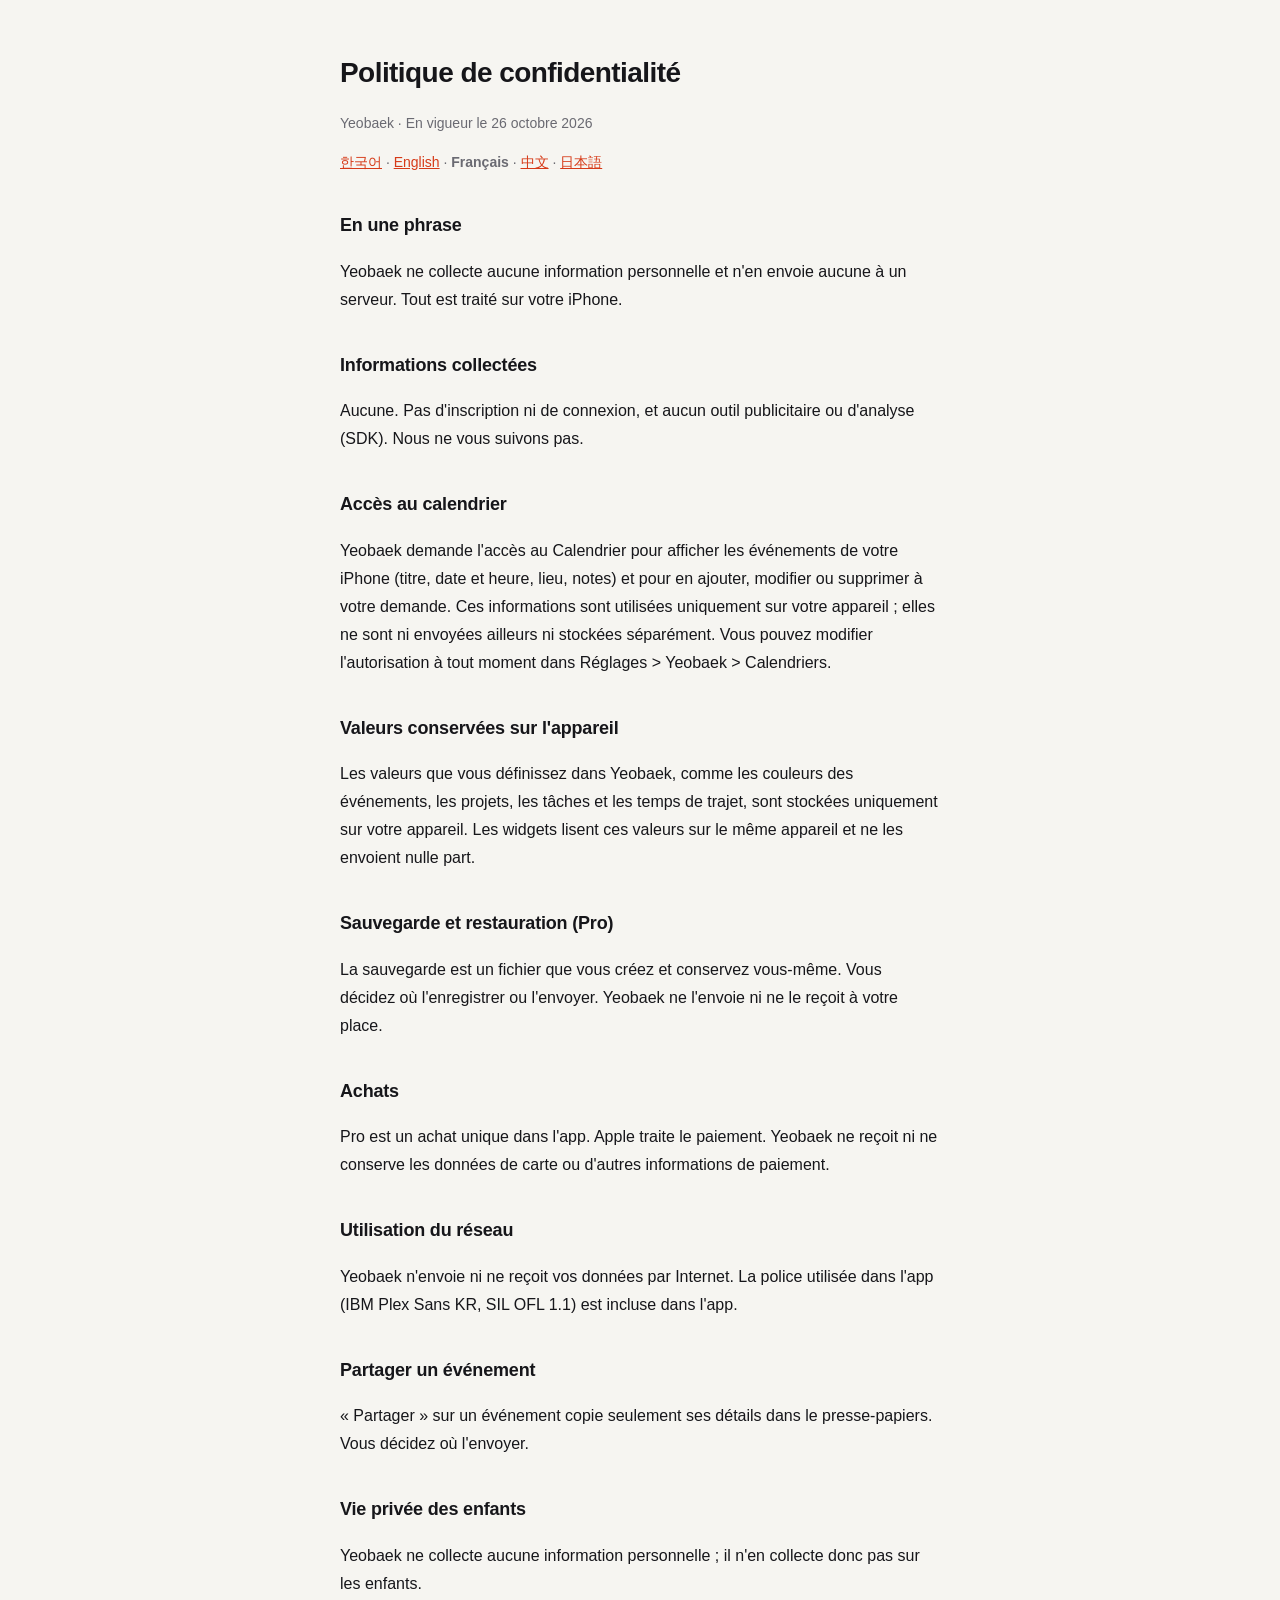
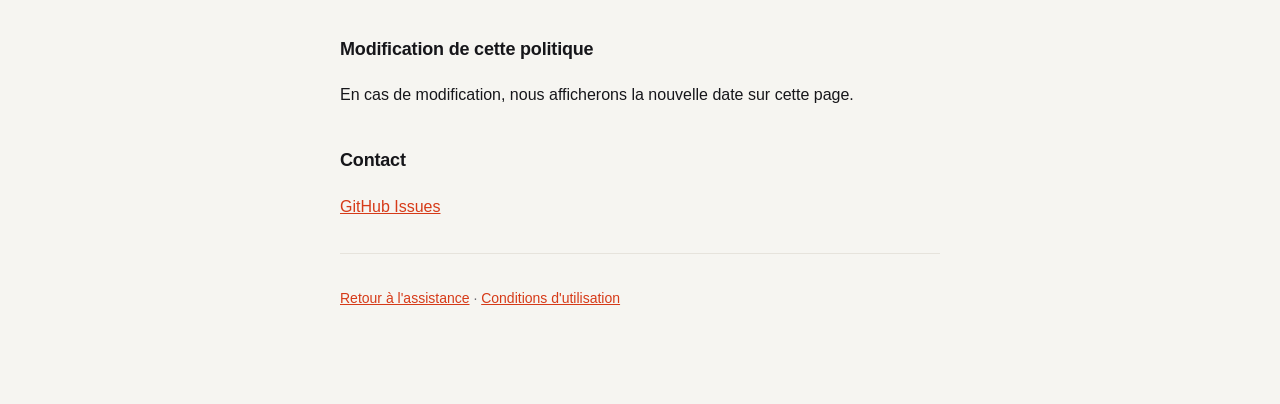
<file: docs/fr/privacy.html>
<!doctype html>
<html lang="fr">
<head>
<meta charset="utf-8">
<meta name="viewport" content="width=device-width,initial-scale=1">
<title>Yeobaek — Politique de confidentialité</title>
<link rel="stylesheet" href="../style.css">
</head>
<body>
<main>
<h1>Politique de confidentialité</h1>
<p class="muted">Yeobaek · En vigueur le 26 octobre 2026</p>
<p class="muted"><a href="../privacy.html">한국어</a> · <a href="../en/privacy.html">English</a> · <strong>Français</strong> · <a href="../zh/privacy.html">中文</a> · <a href="../ja/privacy.html">日本語</a></p>
<h2>En une phrase</h2>
<p>Yeobaek ne collecte aucune information personnelle et n'en envoie aucune à un serveur. Tout est traité sur votre iPhone.</p>
<h2>Informations collectées</h2>
<p>Aucune. Pas d'inscription ni de connexion, et aucun outil publicitaire ou d'analyse (SDK). Nous ne vous suivons pas.</p>
<h2>Accès au calendrier</h2>
<p>Yeobaek demande l'accès au Calendrier pour afficher les événements de votre iPhone (titre, date et heure, lieu, notes) et pour en ajouter, modifier ou supprimer à votre demande. Ces informations sont utilisées uniquement sur votre appareil ; elles ne sont ni envoyées ailleurs ni stockées séparément. Vous pouvez modifier l'autorisation à tout moment dans Réglages > Yeobaek > Calendriers.</p>
<h2>Valeurs conservées sur l'appareil</h2>
<p>Les valeurs que vous définissez dans Yeobaek, comme les couleurs des événements, les projets, les tâches et les temps de trajet, sont stockées uniquement sur votre appareil. Les widgets lisent ces valeurs sur le même appareil et ne les envoient nulle part.</p>
<h2>Sauvegarde et restauration (Pro)</h2>
<p>La sauvegarde est un fichier que vous créez et conservez vous-même. Vous décidez où l'enregistrer ou l'envoyer. Yeobaek ne l'envoie ni ne le reçoit à votre place.</p>
<h2>Achats</h2>
<p>Pro est un achat unique dans l'app. Apple traite le paiement. Yeobaek ne reçoit ni ne conserve les données de carte ou d'autres informations de paiement.</p>
<h2>Utilisation du réseau</h2>
<p>Yeobaek n'envoie ni ne reçoit vos données par Internet. La police utilisée dans l'app (IBM Plex Sans KR, SIL OFL 1.1) est incluse dans l'app.</p>
<h2>Partager un événement</h2>
<p>« Partager » sur un événement copie seulement ses détails dans le presse-papiers. Vous décidez où l'envoyer.</p>
<h2>Vie privée des enfants</h2>
<p>Yeobaek ne collecte aucune information personnelle ; il n'en collecte donc pas sur les enfants.</p>
<h2>Modification de cette politique</h2>
<p>En cas de modification, nous afficherons la nouvelle date sur cette page.</p>
<h2>Contact</h2>
<p><a href="https://github.com/isla0x/calendar/issues">GitHub Issues</a></p>
<hr>
<p class="muted"><a href="./">Retour à l'assistance</a> · <a href="terms.html">Conditions d'utilisation</a></p>
</main>
</body>
</html>
</file>
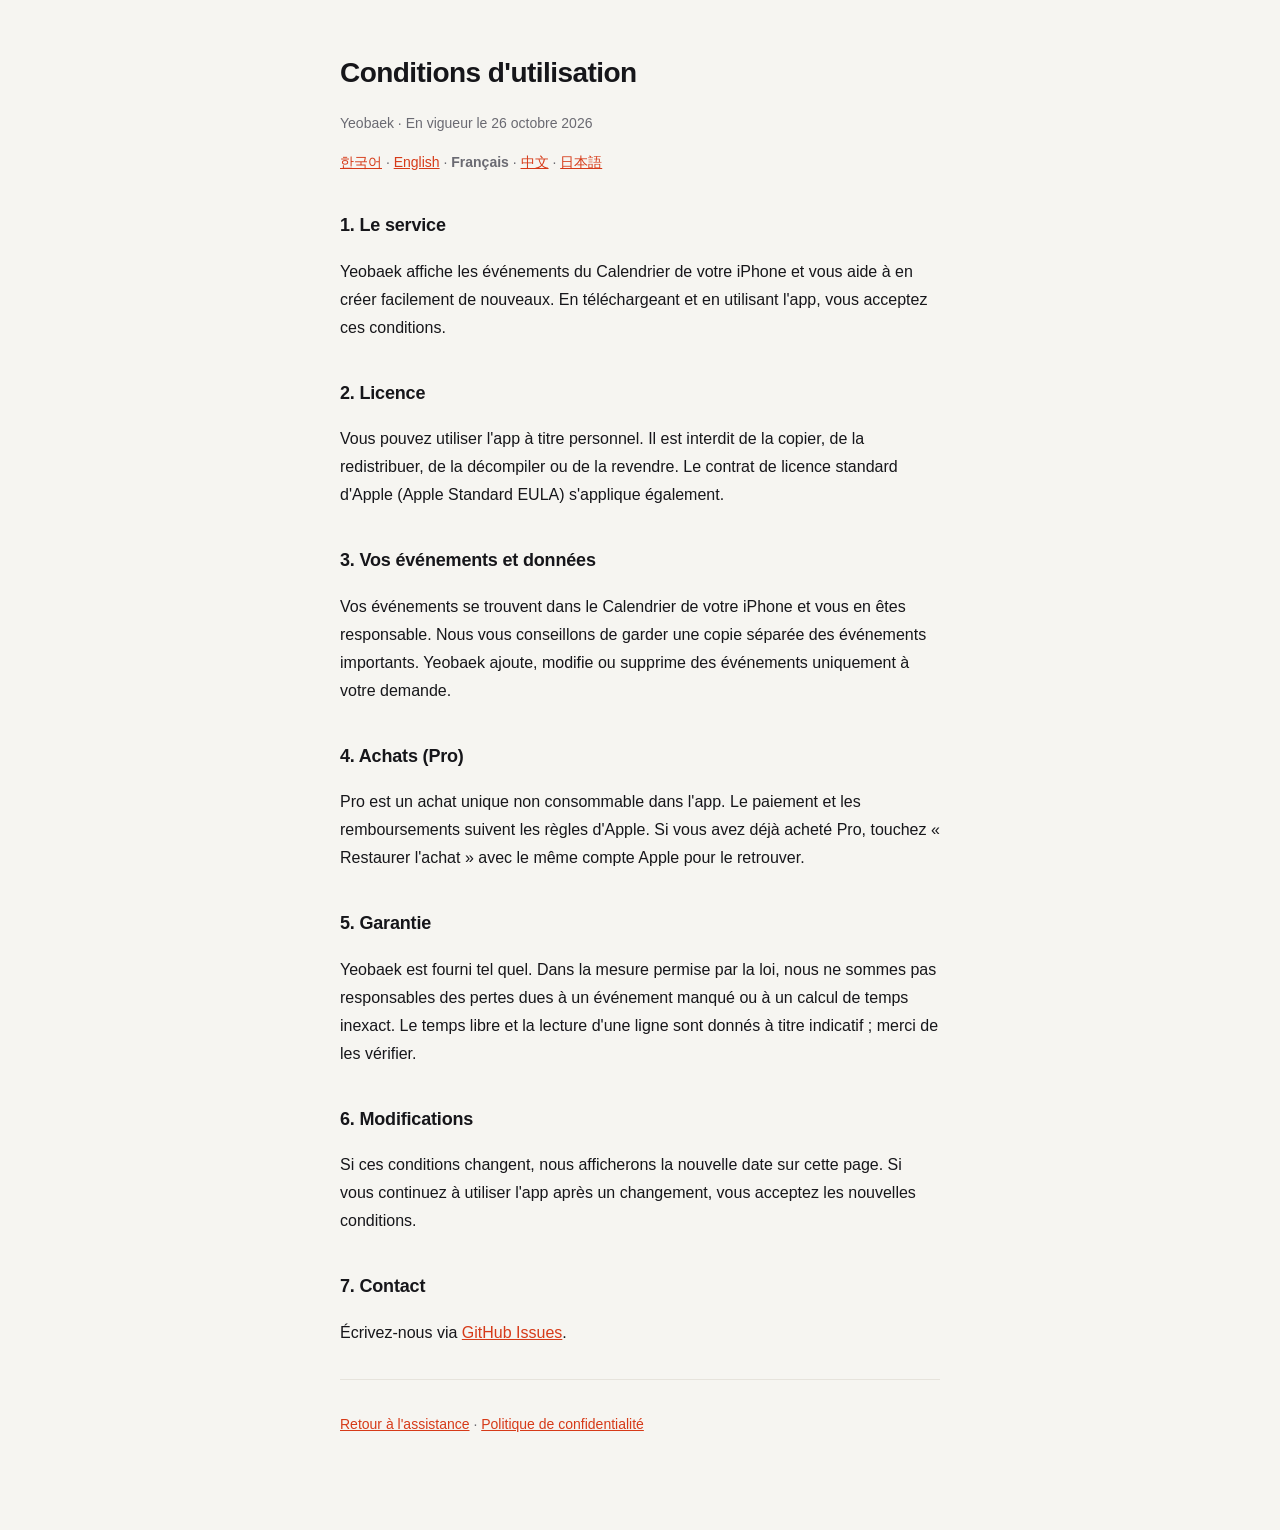
<file: docs/fr/terms.html>
<!doctype html>
<html lang="fr">
<head>
<meta charset="utf-8">
<meta name="viewport" content="width=device-width,initial-scale=1">
<title>Yeobaek — Conditions d'utilisation</title>
<link rel="stylesheet" href="../style.css">
</head>
<body>
<main>
<h1>Conditions d'utilisation</h1>
<p class="muted">Yeobaek · En vigueur le 26 octobre 2026</p>
<p class="muted"><a href="../terms.html">한국어</a> · <a href="../en/terms.html">English</a> · <strong>Français</strong> · <a href="../zh/terms.html">中文</a> · <a href="../ja/terms.html">日本語</a></p>
<h2>1. Le service</h2>
<p>Yeobaek affiche les événements du Calendrier de votre iPhone et vous aide à en créer facilement de nouveaux. En téléchargeant et en utilisant l'app, vous acceptez ces conditions.</p>
<h2>2. Licence</h2>
<p>Vous pouvez utiliser l'app à titre personnel. Il est interdit de la copier, de la redistribuer, de la décompiler ou de la revendre. Le contrat de licence standard d'Apple (Apple Standard EULA) s'applique également.</p>
<h2>3. Vos événements et données</h2>
<p>Vos événements se trouvent dans le Calendrier de votre iPhone et vous en êtes responsable. Nous vous conseillons de garder une copie séparée des événements importants. Yeobaek ajoute, modifie ou supprime des événements uniquement à votre demande.</p>
<h2>4. Achats (Pro)</h2>
<p>Pro est un achat unique non consommable dans l'app. Le paiement et les remboursements suivent les règles d'Apple. Si vous avez déjà acheté Pro, touchez « Restaurer l'achat » avec le même compte Apple pour le retrouver.</p>
<h2>5. Garantie</h2>
<p>Yeobaek est fourni tel quel. Dans la mesure permise par la loi, nous ne sommes pas responsables des pertes dues à un événement manqué ou à un calcul de temps inexact. Le temps libre et la lecture d'une ligne sont donnés à titre indicatif ; merci de les vérifier.</p>
<h2>6. Modifications</h2>
<p>Si ces conditions changent, nous afficherons la nouvelle date sur cette page. Si vous continuez à utiliser l'app après un changement, vous acceptez les nouvelles conditions.</p>
<h2>7. Contact</h2>
<p>Écrivez-nous via <a href="https://github.com/isla0x/calendar/issues">GitHub Issues</a>.</p>
<hr>
<p class="muted"><a href="./">Retour à l'assistance</a> · <a href="privacy.html">Politique de confidentialité</a></p>
</main>
</body>
</html>
</file>
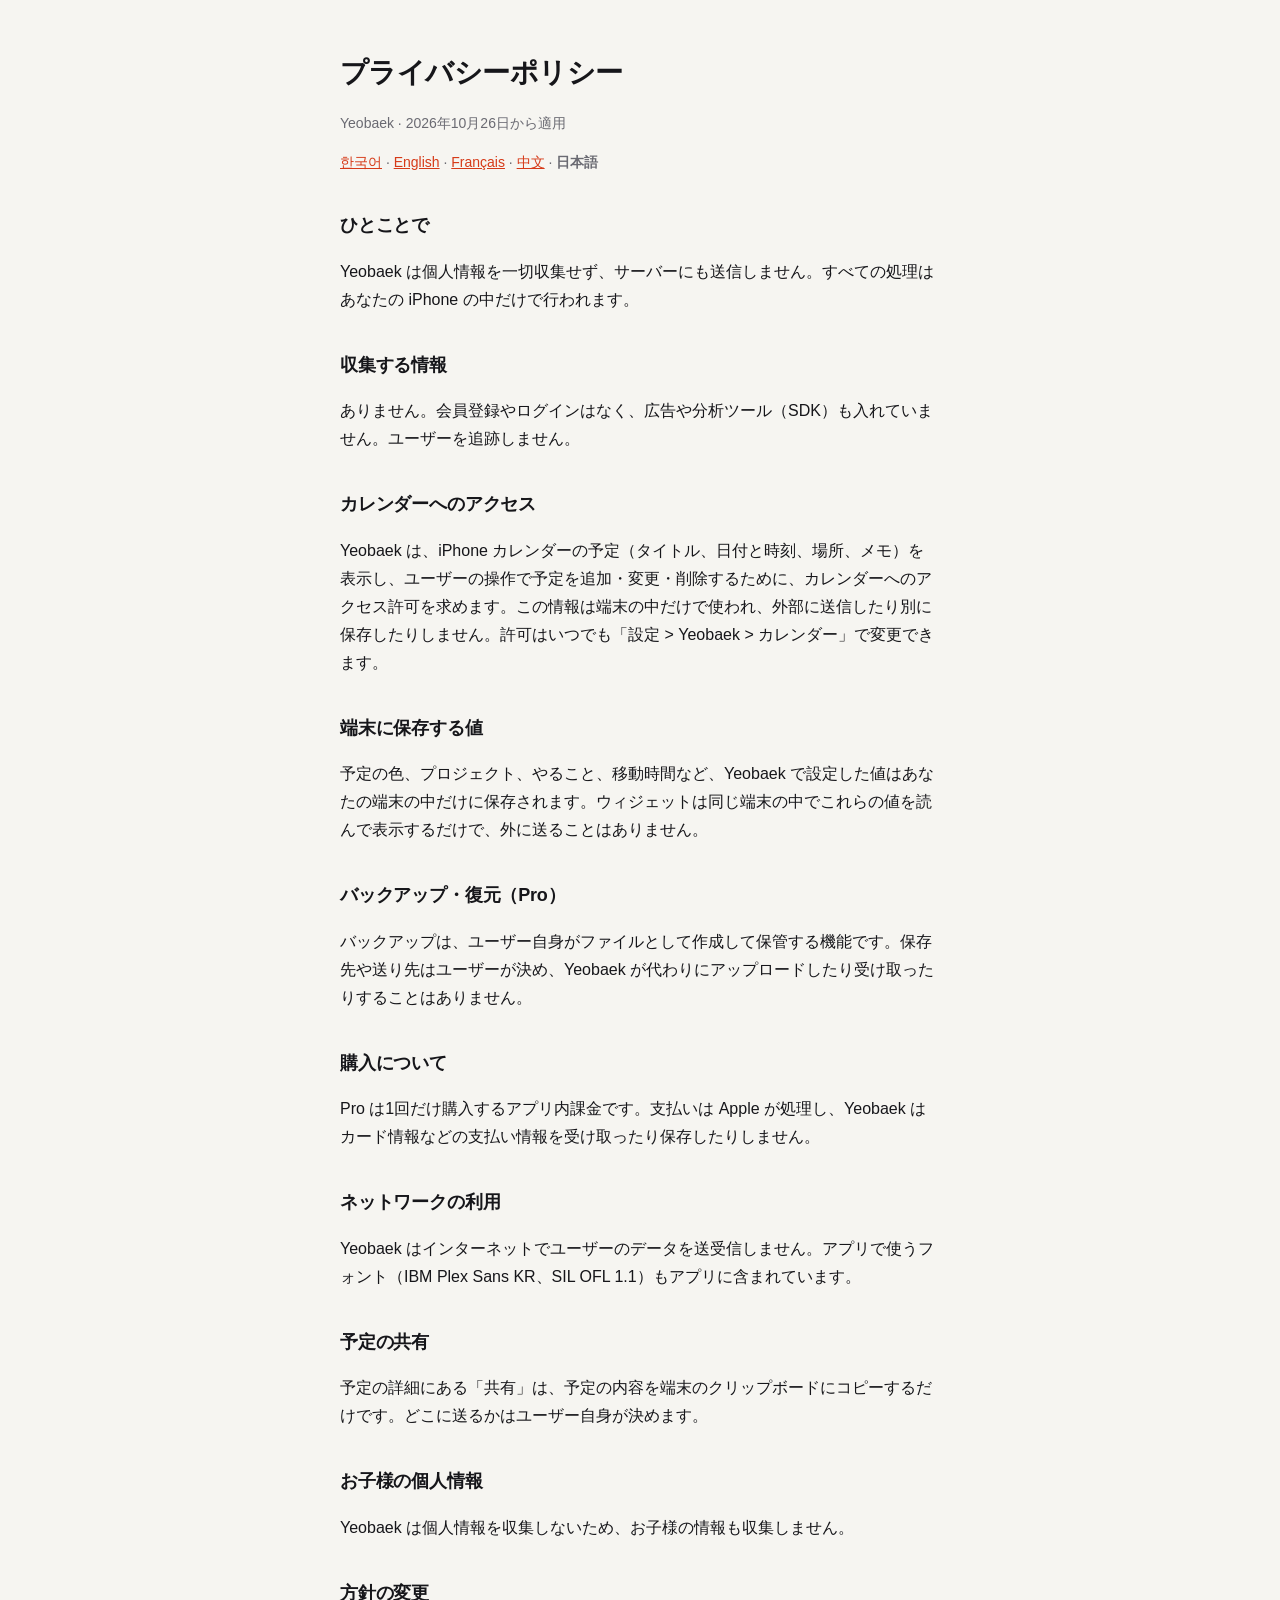
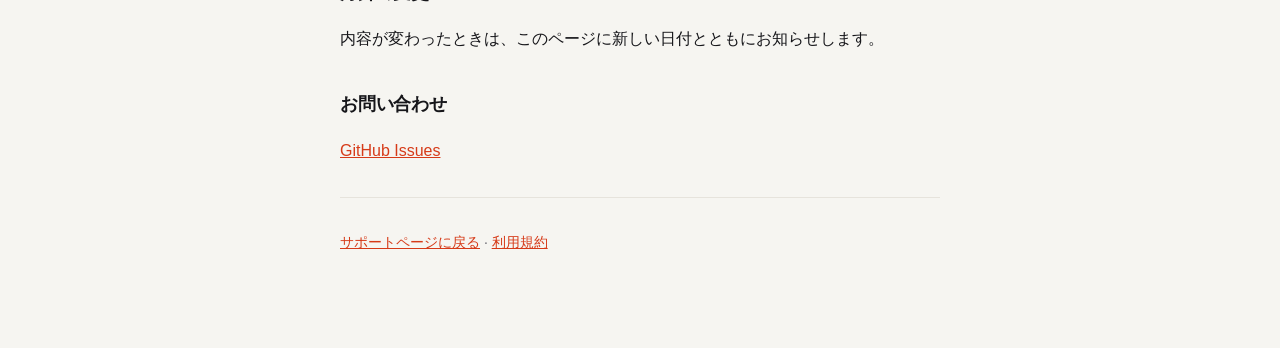
<file: docs/ja/privacy.html>
<!doctype html>
<html lang="ja">
<head>
<meta charset="utf-8">
<meta name="viewport" content="width=device-width,initial-scale=1">
<title>Yeobaek — プライバシーポリシー</title>
<link rel="stylesheet" href="../style.css">
</head>
<body>
<main>
<h1>プライバシーポリシー</h1>
<p class="muted">Yeobaek · 2026年10月26日から適用</p>
<p class="muted"><a href="../privacy.html">한국어</a> · <a href="../en/privacy.html">English</a> · <a href="../fr/privacy.html">Français</a> · <a href="../zh/privacy.html">中文</a> · <strong>日本語</strong></p>
<h2>ひとことで</h2>
<p>Yeobaek は個人情報を一切収集せず、サーバーにも送信しません。すべての処理はあなたの iPhone の中だけで行われます。</p>
<h2>収集する情報</h2>
<p>ありません。会員登録やログインはなく、広告や分析ツール（SDK）も入れていません。ユーザーを追跡しません。</p>
<h2>カレンダーへのアクセス</h2>
<p>Yeobaek は、iPhone カレンダーの予定（タイトル、日付と時刻、場所、メモ）を表示し、ユーザーの操作で予定を追加・変更・削除するために、カレンダーへのアクセス許可を求めます。この情報は端末の中だけで使われ、外部に送信したり別に保存したりしません。許可はいつでも「設定 > Yeobaek > カレンダー」で変更できます。</p>
<h2>端末に保存する値</h2>
<p>予定の色、プロジェクト、やること、移動時間など、Yeobaek で設定した値はあなたの端末の中だけに保存されます。ウィジェットは同じ端末の中でこれらの値を読んで表示するだけで、外に送ることはありません。</p>
<h2>バックアップ・復元（Pro）</h2>
<p>バックアップは、ユーザー自身がファイルとして作成して保管する機能です。保存先や送り先はユーザーが決め、Yeobaek が代わりにアップロードしたり受け取ったりすることはありません。</p>
<h2>購入について</h2>
<p>Pro は1回だけ購入するアプリ内課金です。支払いは Apple が処理し、Yeobaek はカード情報などの支払い情報を受け取ったり保存したりしません。</p>
<h2>ネットワークの利用</h2>
<p>Yeobaek はインターネットでユーザーのデータを送受信しません。アプリで使うフォント（IBM Plex Sans KR、SIL OFL 1.1）もアプリに含まれています。</p>
<h2>予定の共有</h2>
<p>予定の詳細にある「共有」は、予定の内容を端末のクリップボードにコピーするだけです。どこに送るかはユーザー自身が決めます。</p>
<h2>お子様の個人情報</h2>
<p>Yeobaek は個人情報を収集しないため、お子様の情報も収集しません。</p>
<h2>方針の変更</h2>
<p>内容が変わったときは、このページに新しい日付とともにお知らせします。</p>
<h2>お問い合わせ</h2>
<p><a href="https://github.com/isla0x/calendar/issues">GitHub Issues</a></p>
<hr>
<p class="muted"><a href="./">サポートページに戻る</a> · <a href="terms.html">利用規約</a></p>
</main>
</body>
</html>
</file>
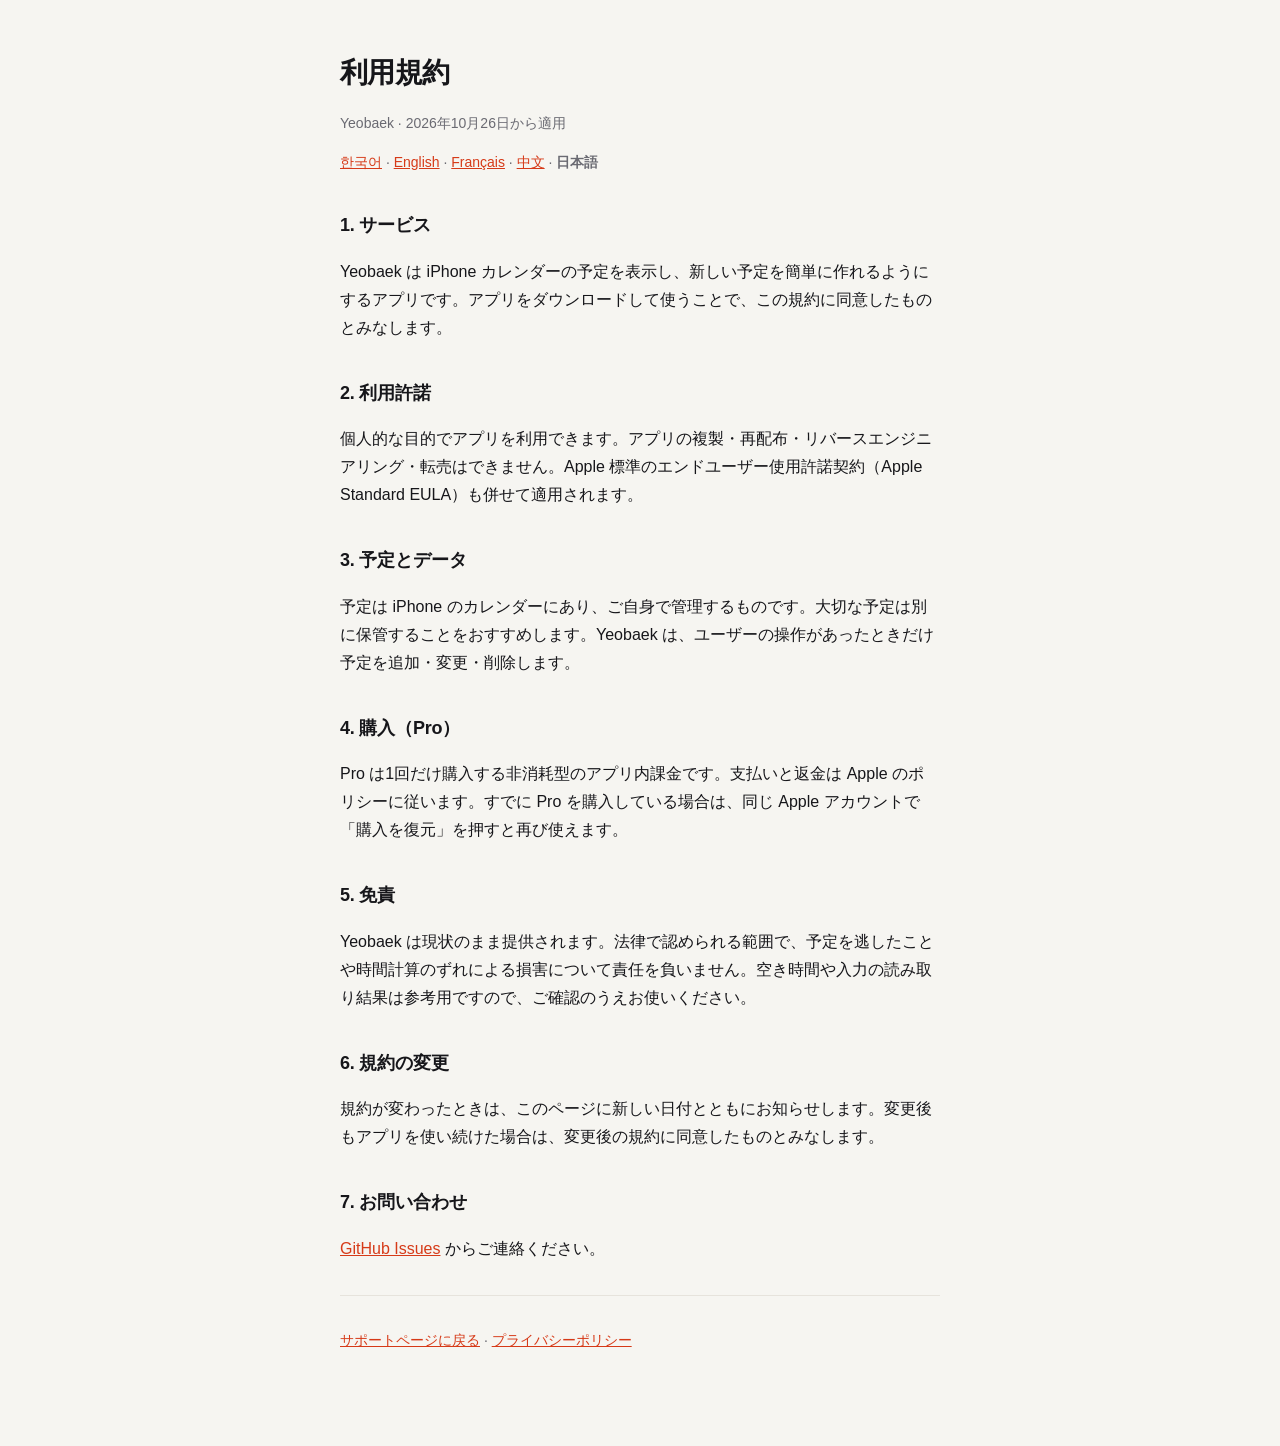
<file: docs/ja/terms.html>
<!doctype html>
<html lang="ja">
<head>
<meta charset="utf-8">
<meta name="viewport" content="width=device-width,initial-scale=1">
<title>Yeobaek — 利用規約</title>
<link rel="stylesheet" href="../style.css">
</head>
<body>
<main>
<h1>利用規約</h1>
<p class="muted">Yeobaek · 2026年10月26日から適用</p>
<p class="muted"><a href="../terms.html">한국어</a> · <a href="../en/terms.html">English</a> · <a href="../fr/terms.html">Français</a> · <a href="../zh/terms.html">中文</a> · <strong>日本語</strong></p>
<h2>1. サービス</h2>
<p>Yeobaek は iPhone カレンダーの予定を表示し、新しい予定を簡単に作れるようにするアプリです。アプリをダウンロードして使うことで、この規約に同意したものとみなします。</p>
<h2>2. 利用許諾</h2>
<p>個人的な目的でアプリを利用できます。アプリの複製・再配布・リバースエンジニアリング・転売はできません。Apple 標準のエンドユーザー使用許諾契約（Apple Standard EULA）も併せて適用されます。</p>
<h2>3. 予定とデータ</h2>
<p>予定は iPhone のカレンダーにあり、ご自身で管理するものです。大切な予定は別に保管することをおすすめします。Yeobaek は、ユーザーの操作があったときだけ予定を追加・変更・削除します。</p>
<h2>4. 購入（Pro）</h2>
<p>Pro は1回だけ購入する非消耗型のアプリ内課金です。支払いと返金は Apple のポリシーに従います。すでに Pro を購入している場合は、同じ Apple アカウントで「購入を復元」を押すと再び使えます。</p>
<h2>5. 免責</h2>
<p>Yeobaek は現状のまま提供されます。法律で認められる範囲で、予定を逃したことや時間計算のずれによる損害について責任を負いません。空き時間や入力の読み取り結果は参考用ですので、ご確認のうえお使いください。</p>
<h2>6. 規約の変更</h2>
<p>規約が変わったときは、このページに新しい日付とともにお知らせします。変更後もアプリを使い続けた場合は、変更後の規約に同意したものとみなします。</p>
<h2>7. お問い合わせ</h2>
<p><a href="https://github.com/isla0x/calendar/issues">GitHub Issues</a> からご連絡ください。</p>
<hr>
<p class="muted"><a href="./">サポートページに戻る</a> · <a href="privacy.html">プライバシーポリシー</a></p>
</main>
</body>
</html>
</file>
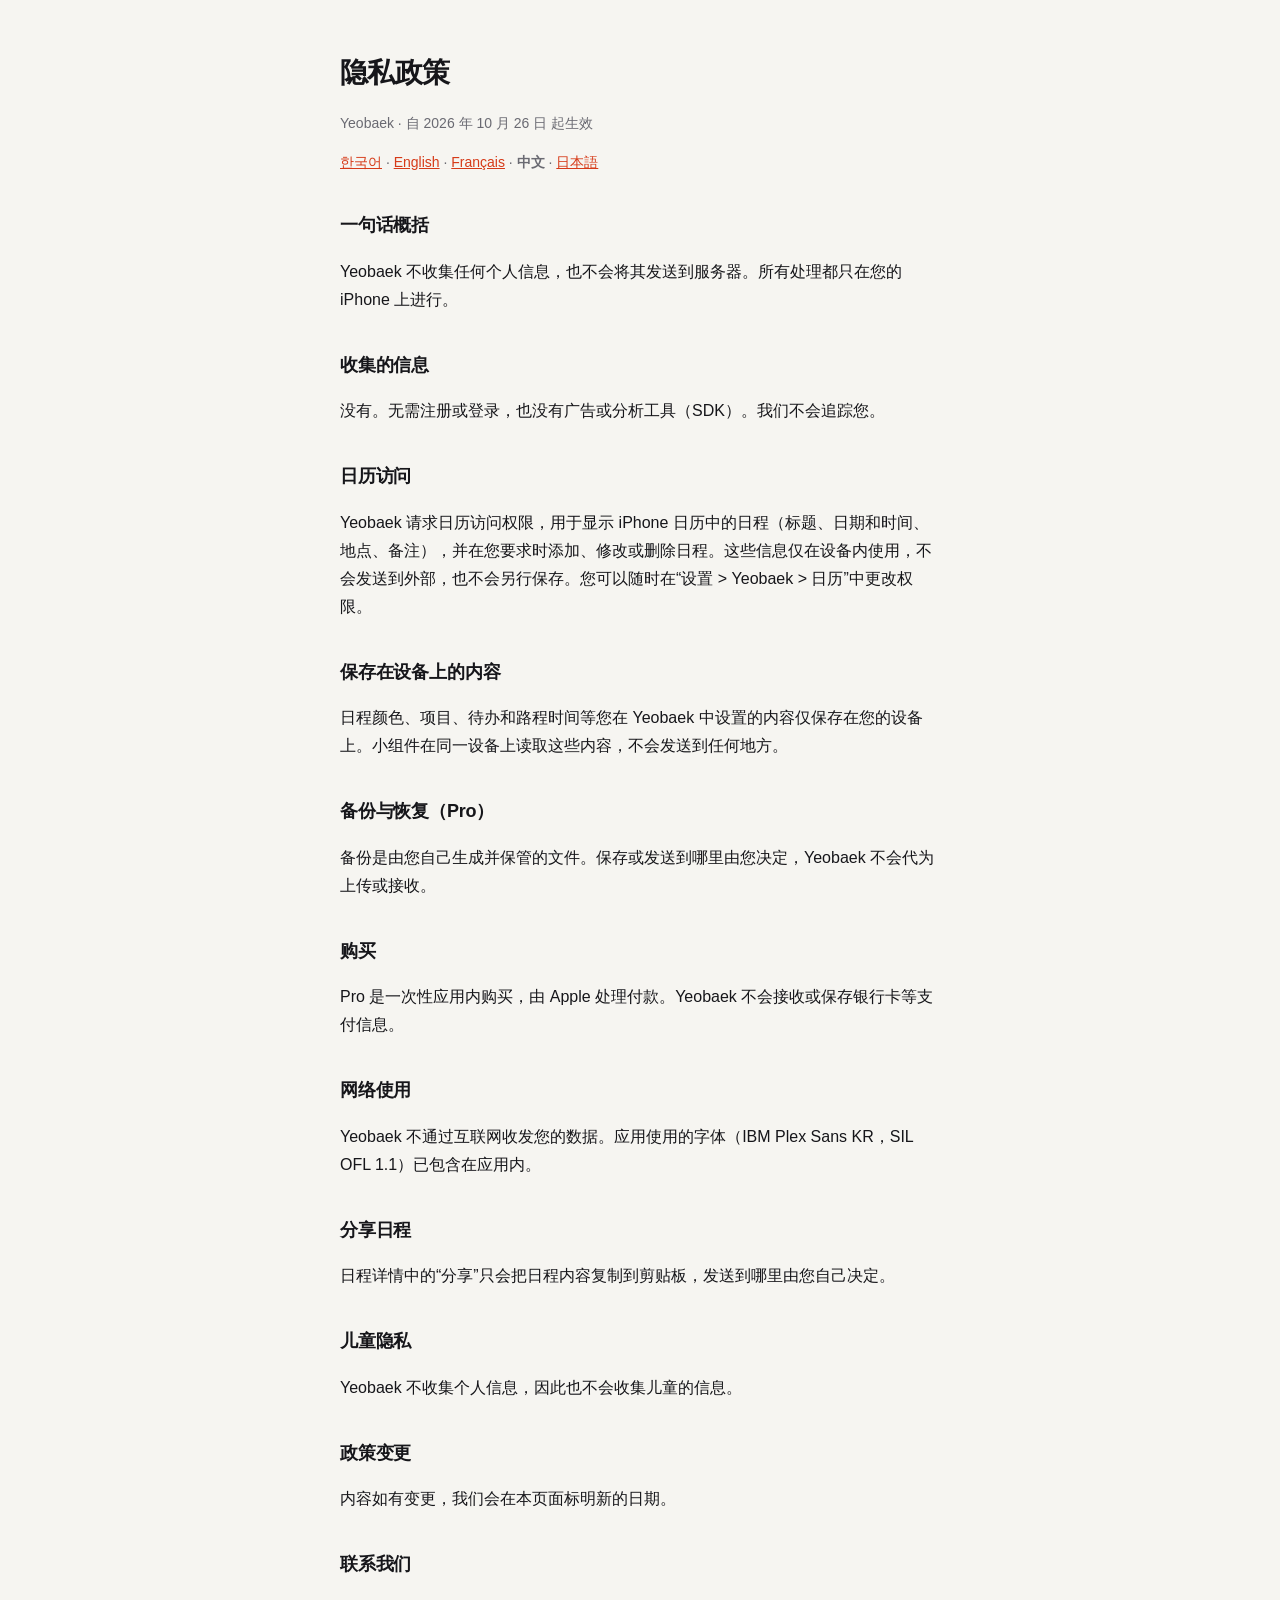
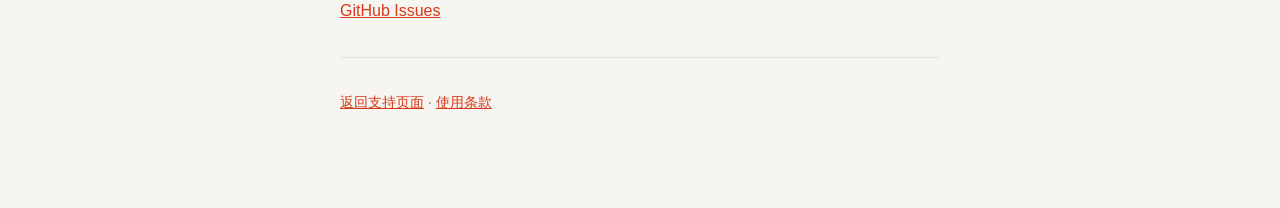
<file: docs/zh/privacy.html>
<!doctype html>
<html lang="zh-Hans">
<head>
<meta charset="utf-8">
<meta name="viewport" content="width=device-width,initial-scale=1">
<title>Yeobaek — 隐私政策</title>
<link rel="stylesheet" href="../style.css">
</head>
<body>
<main>
<h1>隐私政策</h1>
<p class="muted">Yeobaek · 自 2026 年 10 月 26 日 起生效</p>
<p class="muted"><a href="../privacy.html">한국어</a> · <a href="../en/privacy.html">English</a> · <a href="../fr/privacy.html">Français</a> · <strong>中文</strong> · <a href="../ja/privacy.html">日本語</a></p>
<h2>一句话概括</h2>
<p>Yeobaek 不收集任何个人信息，也不会将其发送到服务器。所有处理都只在您的 iPhone 上进行。</p>
<h2>收集的信息</h2>
<p>没有。无需注册或登录，也没有广告或分析工具（SDK）。我们不会追踪您。</p>
<h2>日历访问</h2>
<p>Yeobaek 请求日历访问权限，用于显示 iPhone 日历中的日程（标题、日期和时间、地点、备注），并在您要求时添加、修改或删除日程。这些信息仅在设备内使用，不会发送到外部，也不会另行保存。您可以随时在“设置 > Yeobaek > 日历”中更改权限。</p>
<h2>保存在设备上的内容</h2>
<p>日程颜色、项目、待办和路程时间等您在 Yeobaek 中设置的内容仅保存在您的设备上。小组件在同一设备上读取这些内容，不会发送到任何地方。</p>
<h2>备份与恢复（Pro）</h2>
<p>备份是由您自己生成并保管的文件。保存或发送到哪里由您决定，Yeobaek 不会代为上传或接收。</p>
<h2>购买</h2>
<p>Pro 是一次性应用内购买，由 Apple 处理付款。Yeobaek 不会接收或保存银行卡等支付信息。</p>
<h2>网络使用</h2>
<p>Yeobaek 不通过互联网收发您的数据。应用使用的字体（IBM Plex Sans KR，SIL OFL 1.1）已包含在应用内。</p>
<h2>分享日程</h2>
<p>日程详情中的“分享”只会把日程内容复制到剪贴板，发送到哪里由您自己决定。</p>
<h2>儿童隐私</h2>
<p>Yeobaek 不收集个人信息，因此也不会收集儿童的信息。</p>
<h2>政策变更</h2>
<p>内容如有变更，我们会在本页面标明新的日期。</p>
<h2>联系我们</h2>
<p><a href="https://github.com/isla0x/calendar/issues">GitHub Issues</a></p>
<hr>
<p class="muted"><a href="./">返回支持页面</a> · <a href="terms.html">使用条款</a></p>
</main>
</body>
</html>
</file>
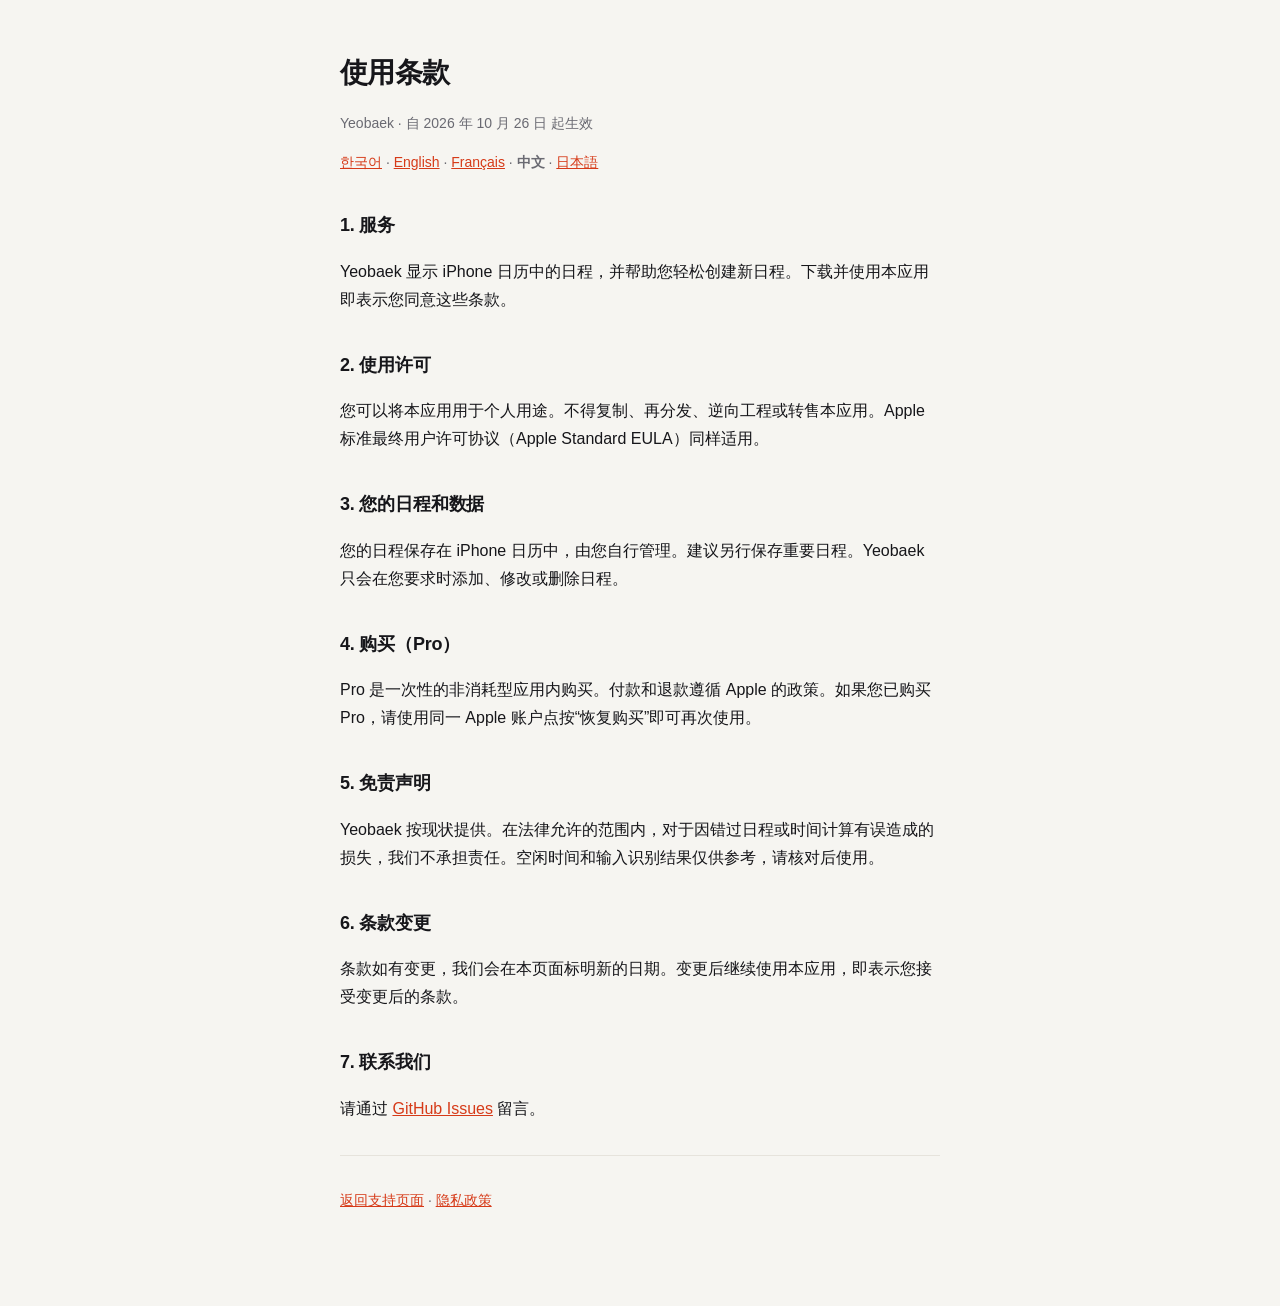
<file: docs/zh/terms.html>
<!doctype html>
<html lang="zh-Hans">
<head>
<meta charset="utf-8">
<meta name="viewport" content="width=device-width,initial-scale=1">
<title>Yeobaek — 使用条款</title>
<link rel="stylesheet" href="../style.css">
</head>
<body>
<main>
<h1>使用条款</h1>
<p class="muted">Yeobaek · 自 2026 年 10 月 26 日 起生效</p>
<p class="muted"><a href="../terms.html">한국어</a> · <a href="../en/terms.html">English</a> · <a href="../fr/terms.html">Français</a> · <strong>中文</strong> · <a href="../ja/terms.html">日本語</a></p>
<h2>1. 服务</h2>
<p>Yeobaek 显示 iPhone 日历中的日程，并帮助您轻松创建新日程。下载并使用本应用即表示您同意这些条款。</p>
<h2>2. 使用许可</h2>
<p>您可以将本应用用于个人用途。不得复制、再分发、逆向工程或转售本应用。Apple 标准最终用户许可协议（Apple Standard EULA）同样适用。</p>
<h2>3. 您的日程和数据</h2>
<p>您的日程保存在 iPhone 日历中，由您自行管理。建议另行保存重要日程。Yeobaek 只会在您要求时添加、修改或删除日程。</p>
<h2>4. 购买（Pro）</h2>
<p>Pro 是一次性的非消耗型应用内购买。付款和退款遵循 Apple 的政策。如果您已购买 Pro，请使用同一 Apple 账户点按“恢复购买”即可再次使用。</p>
<h2>5. 免责声明</h2>
<p>Yeobaek 按现状提供。在法律允许的范围内，对于因错过日程或时间计算有误造成的损失，我们不承担责任。空闲时间和输入识别结果仅供参考，请核对后使用。</p>
<h2>6. 条款变更</h2>
<p>条款如有变更，我们会在本页面标明新的日期。变更后继续使用本应用，即表示您接受变更后的条款。</p>
<h2>7. 联系我们</h2>
<p>请通过 <a href="https://github.com/isla0x/calendar/issues">GitHub Issues</a> 留言。</p>
<hr>
<p class="muted"><a href="./">返回支持页面</a> · <a href="privacy.html">隐私政策</a></p>
</main>
</body>
</html>
</file>
<file: docs/style.css>
:root{--bg:#F6F5F1;--ink:#16161A;--muted:#6A6A72;--line:#E6E3DC;--accent:#D63A18}
@media (prefers-color-scheme:dark){:root{--bg:#0E0E11;--ink:#F3F3F5;--muted:#9A9AA4;--line:#2A2A31;--accent:#FF7A5C}}
*{box-sizing:border-box}
body{margin:0;background:var(--bg);color:var(--ink);font:16px/1.75 -apple-system,BlinkMacSystemFont,"Apple SD Gothic Neo","Noto Sans KR",sans-serif}
main{max-width:640px;margin:0 auto;padding:48px 20px 80px}
h1{font-size:28px;margin:0 0 8px;letter-spacing:-.02em}
h2{font-size:18px;margin:36px 0 8px;letter-spacing:-.01em}
p,li{color:var(--ink)}
.muted{color:var(--muted);font-size:14px}
a{color:var(--accent)}
hr{border:0;border-top:1px solid var(--line);margin:32px 0}
</file>
